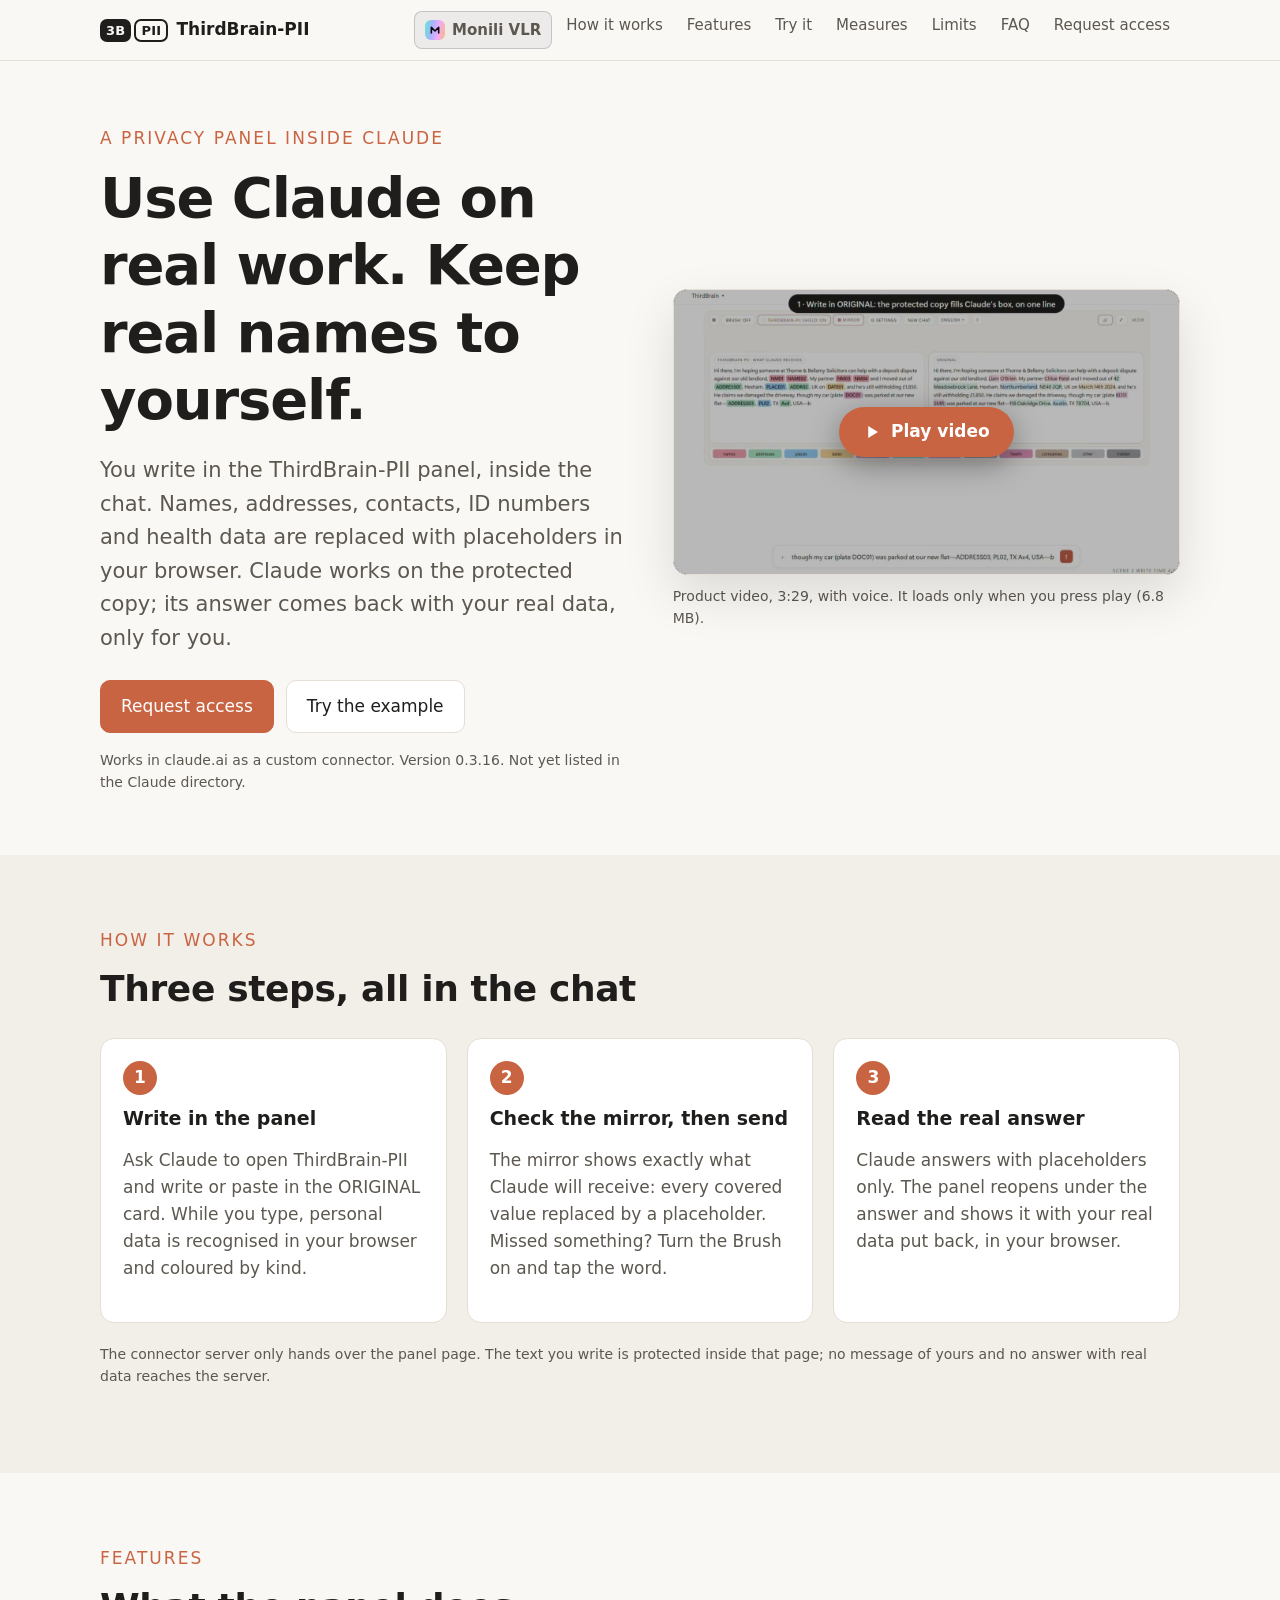
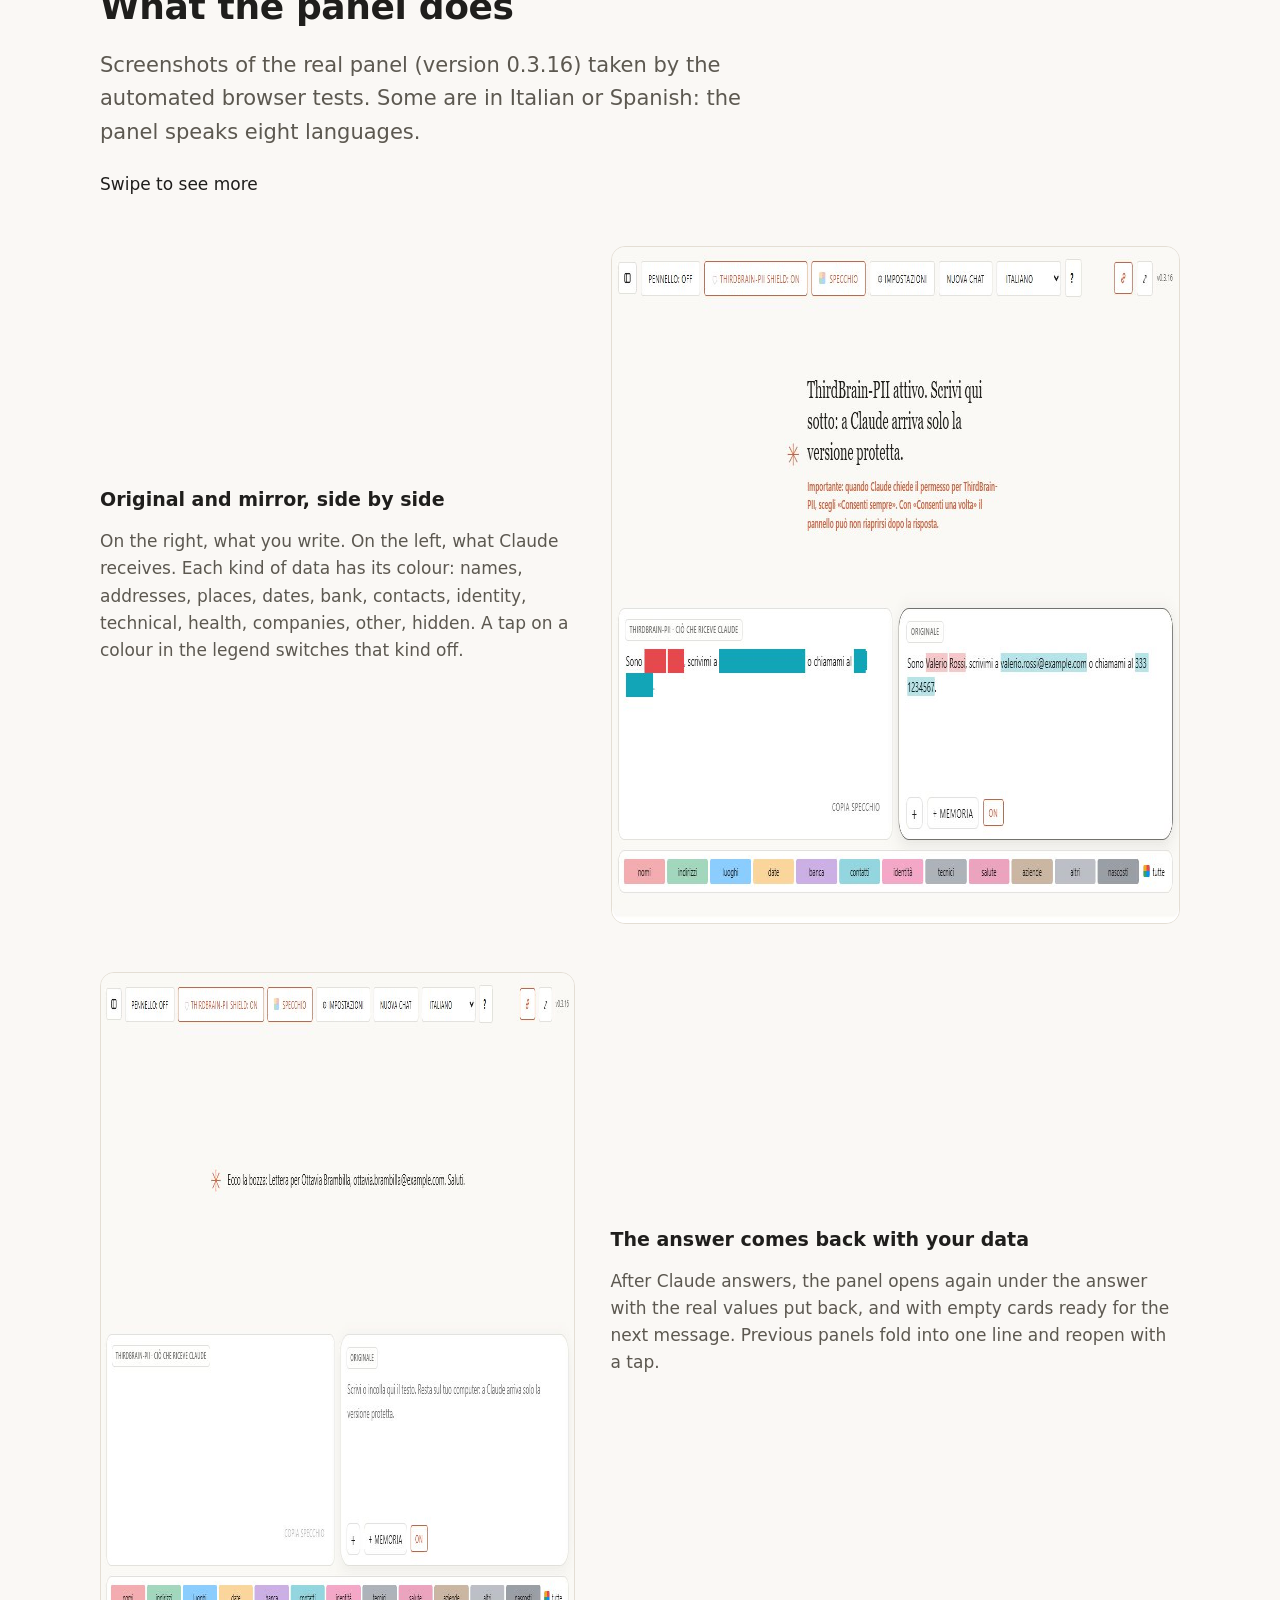
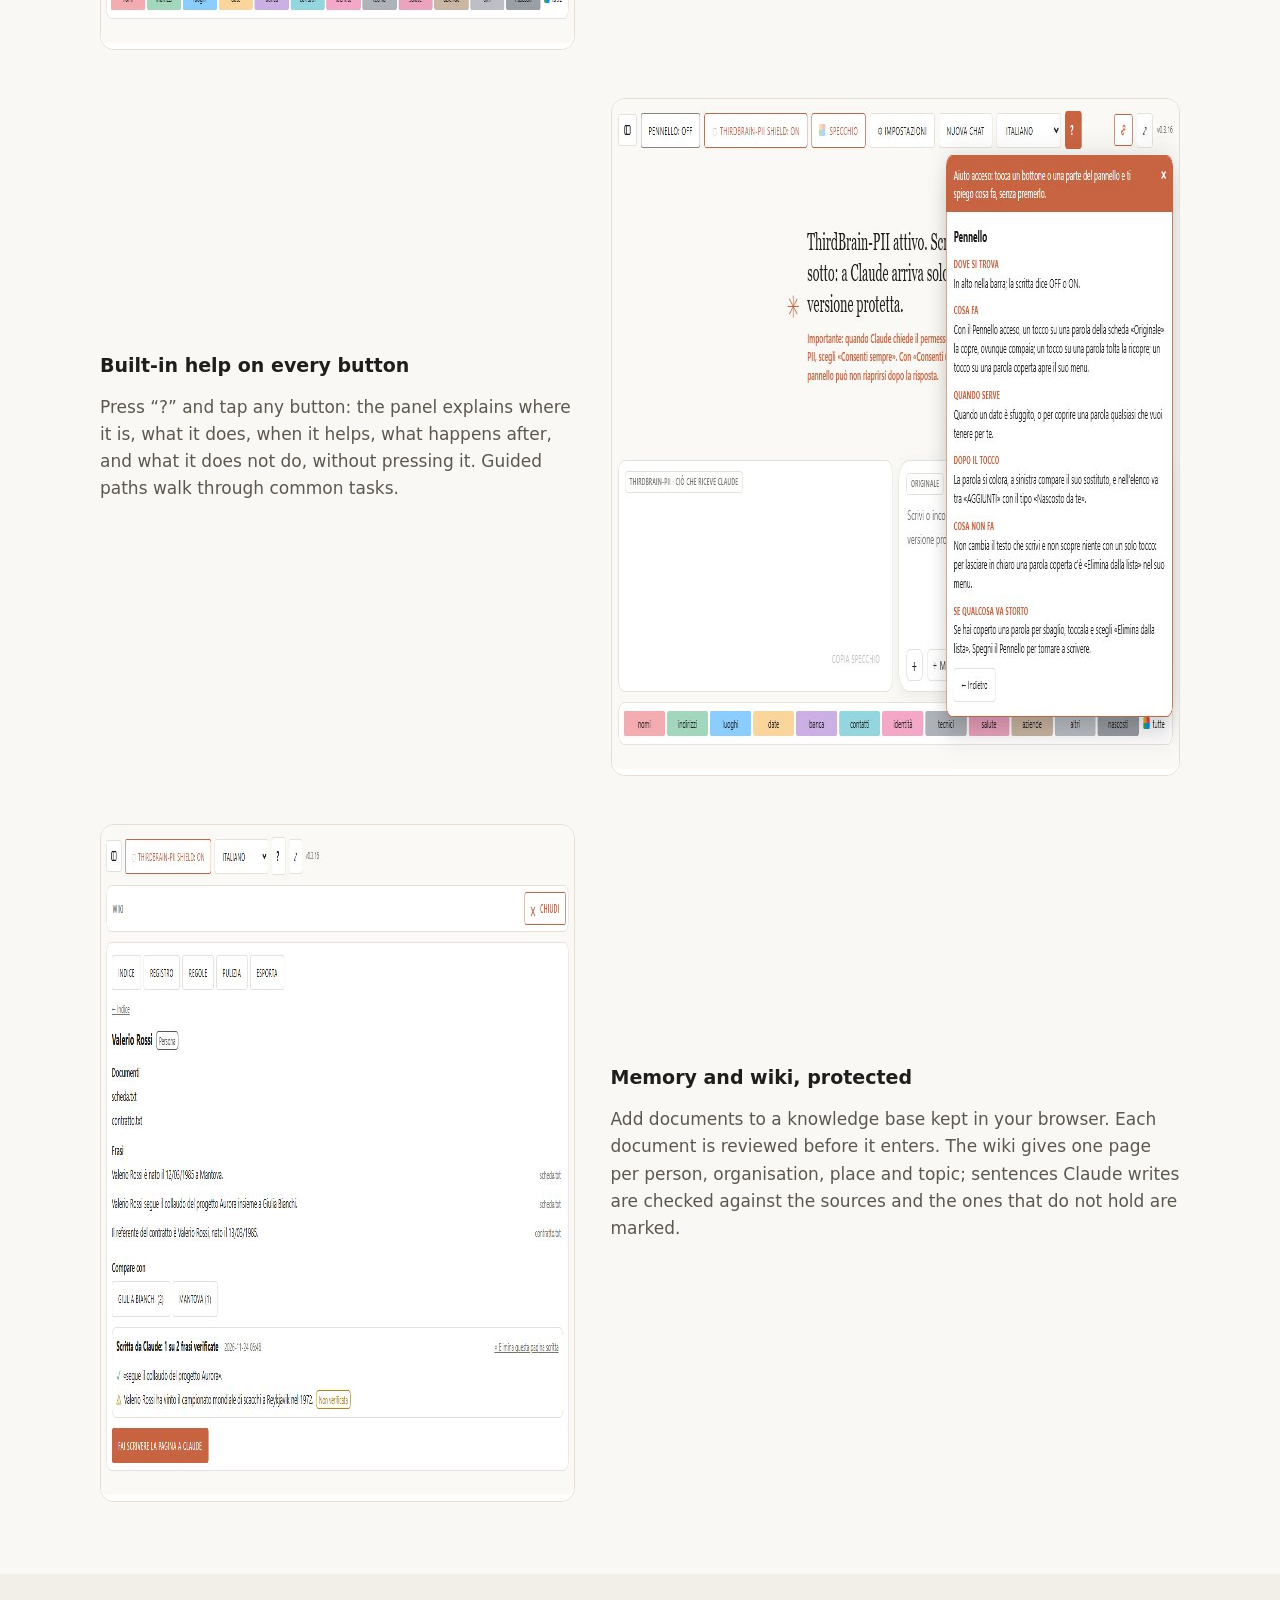
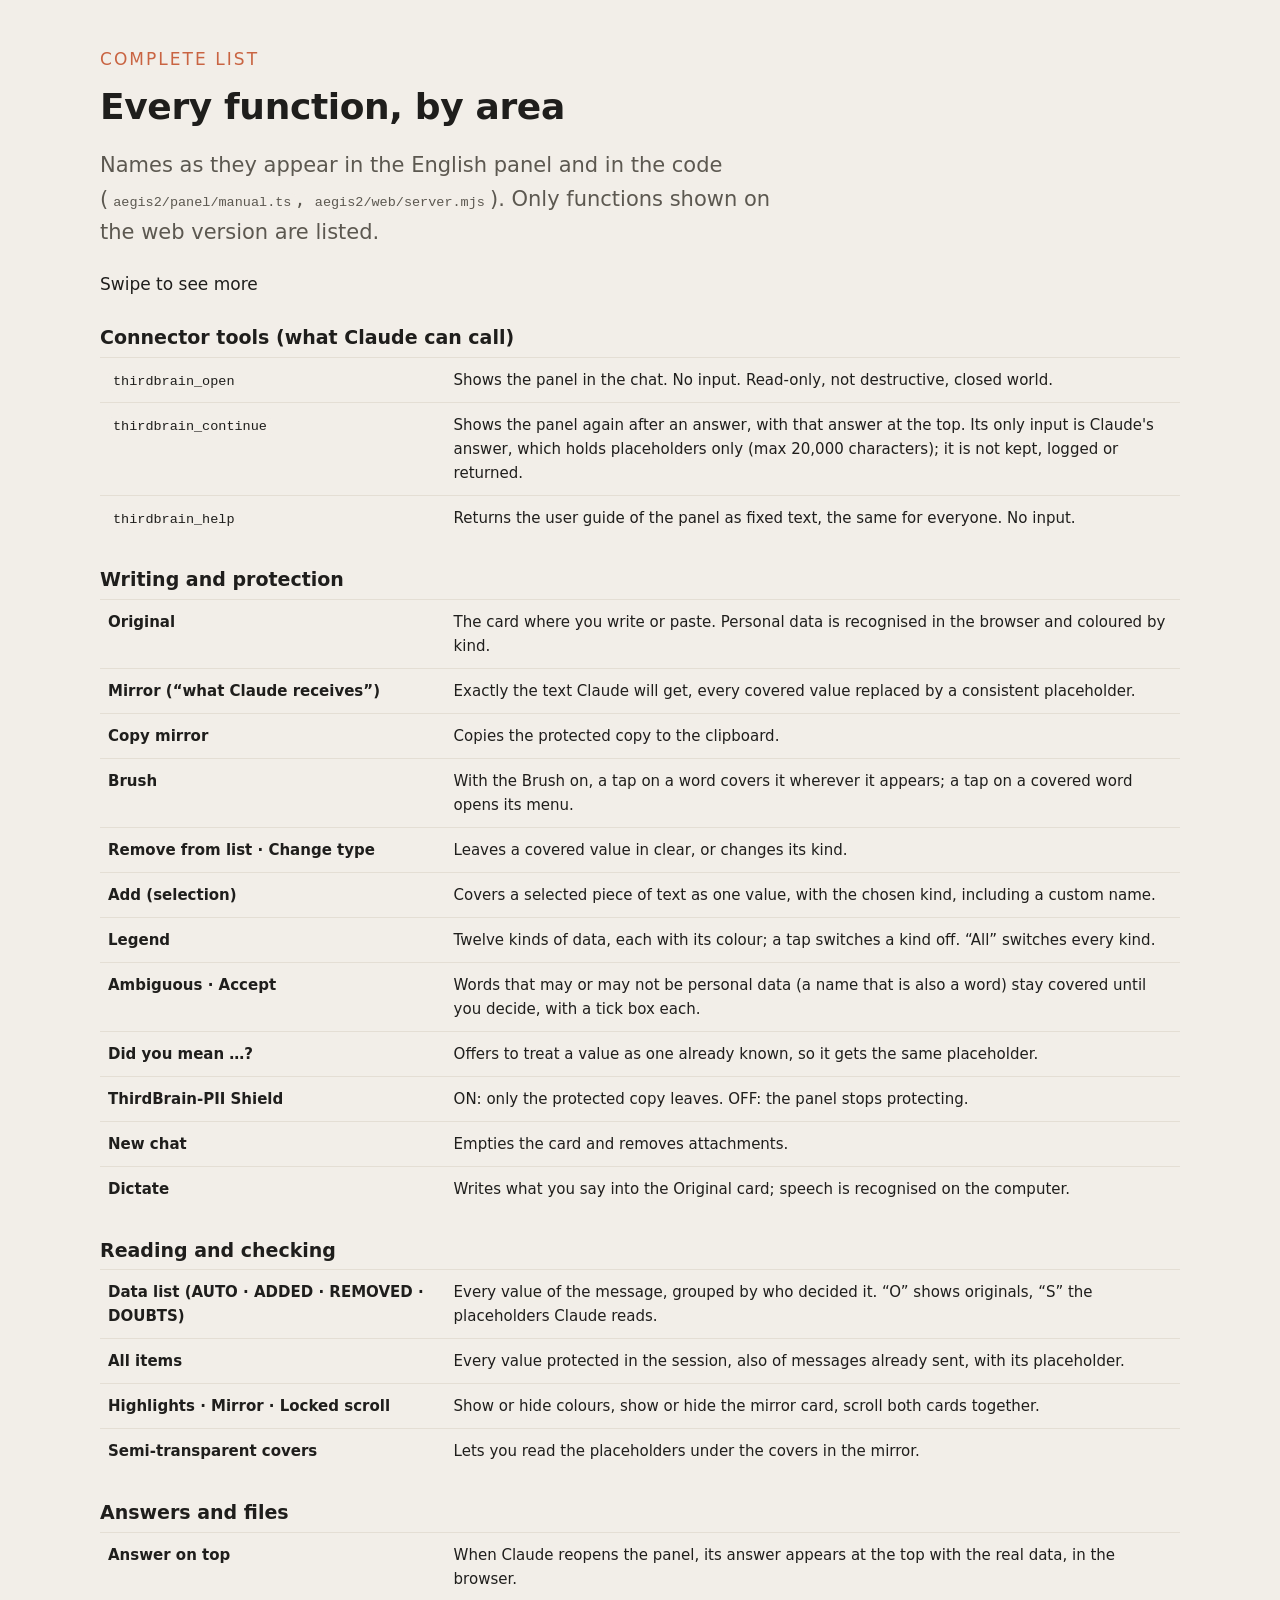
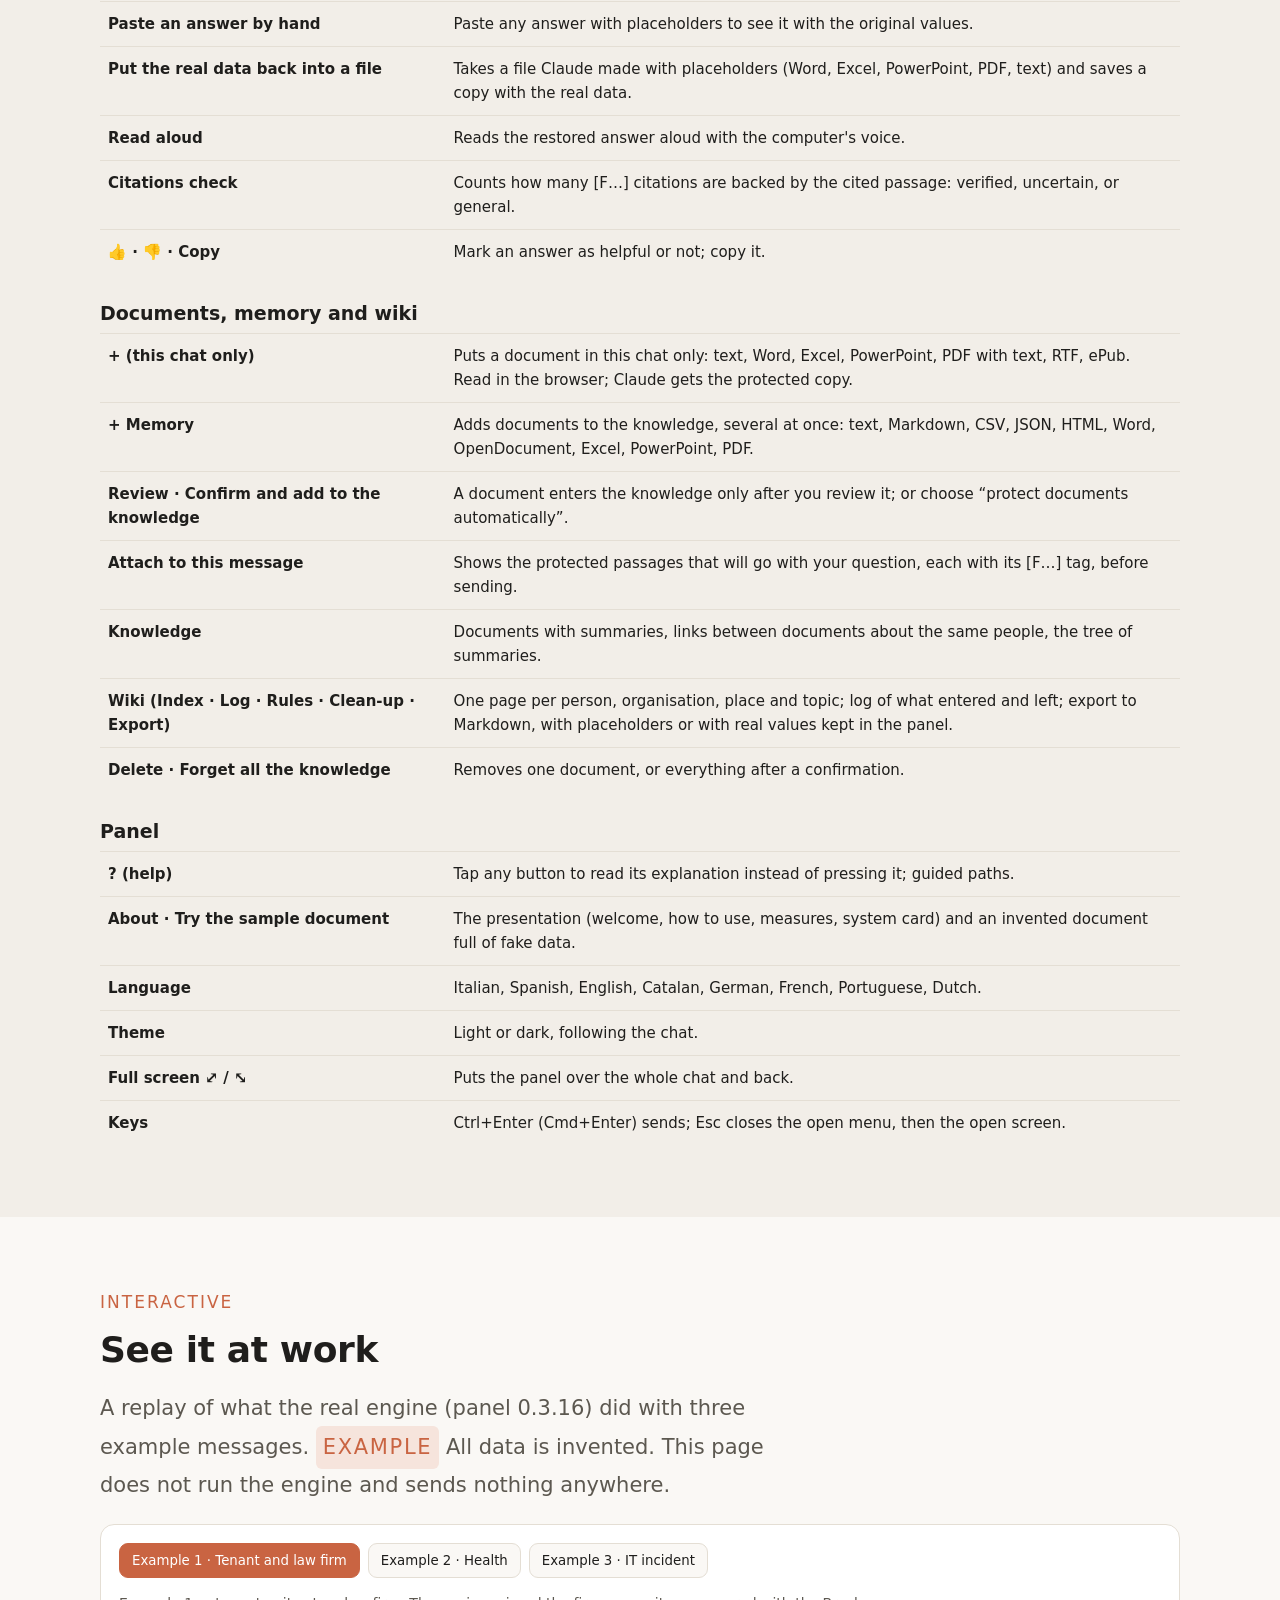
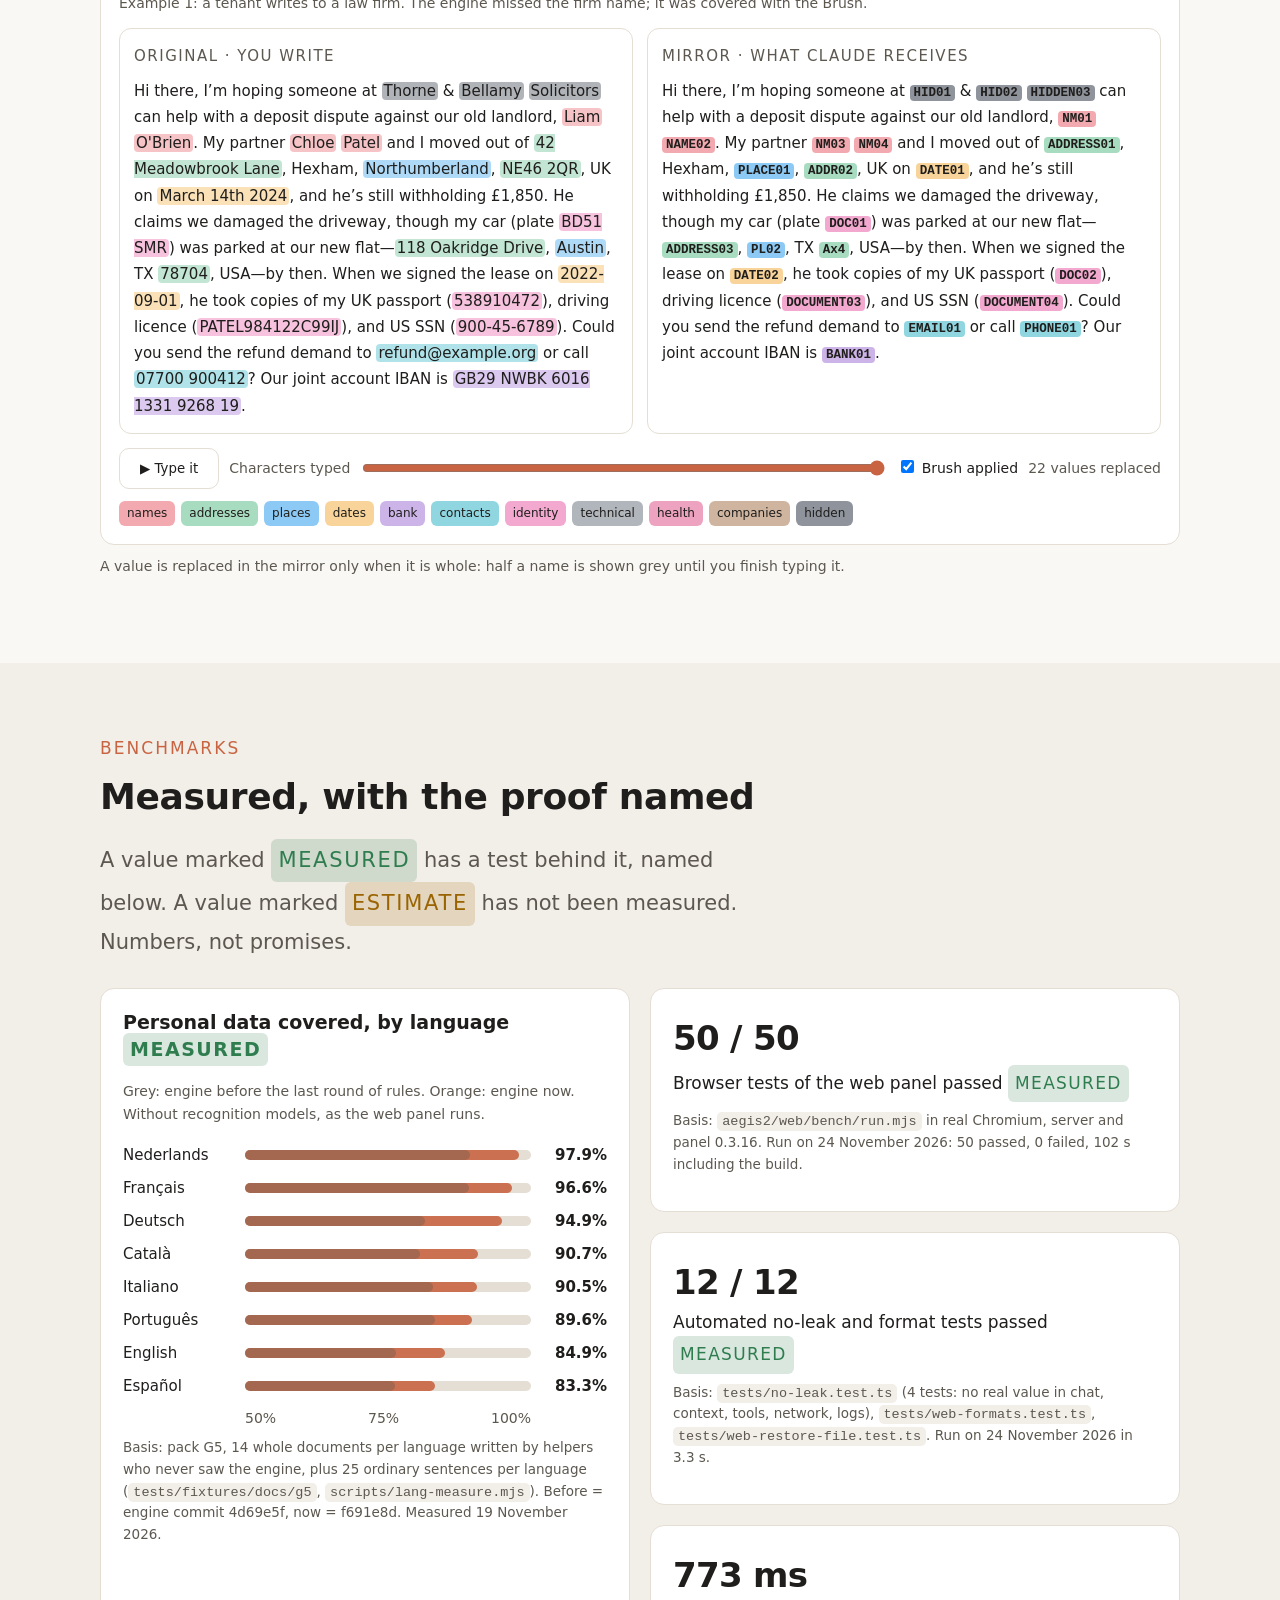
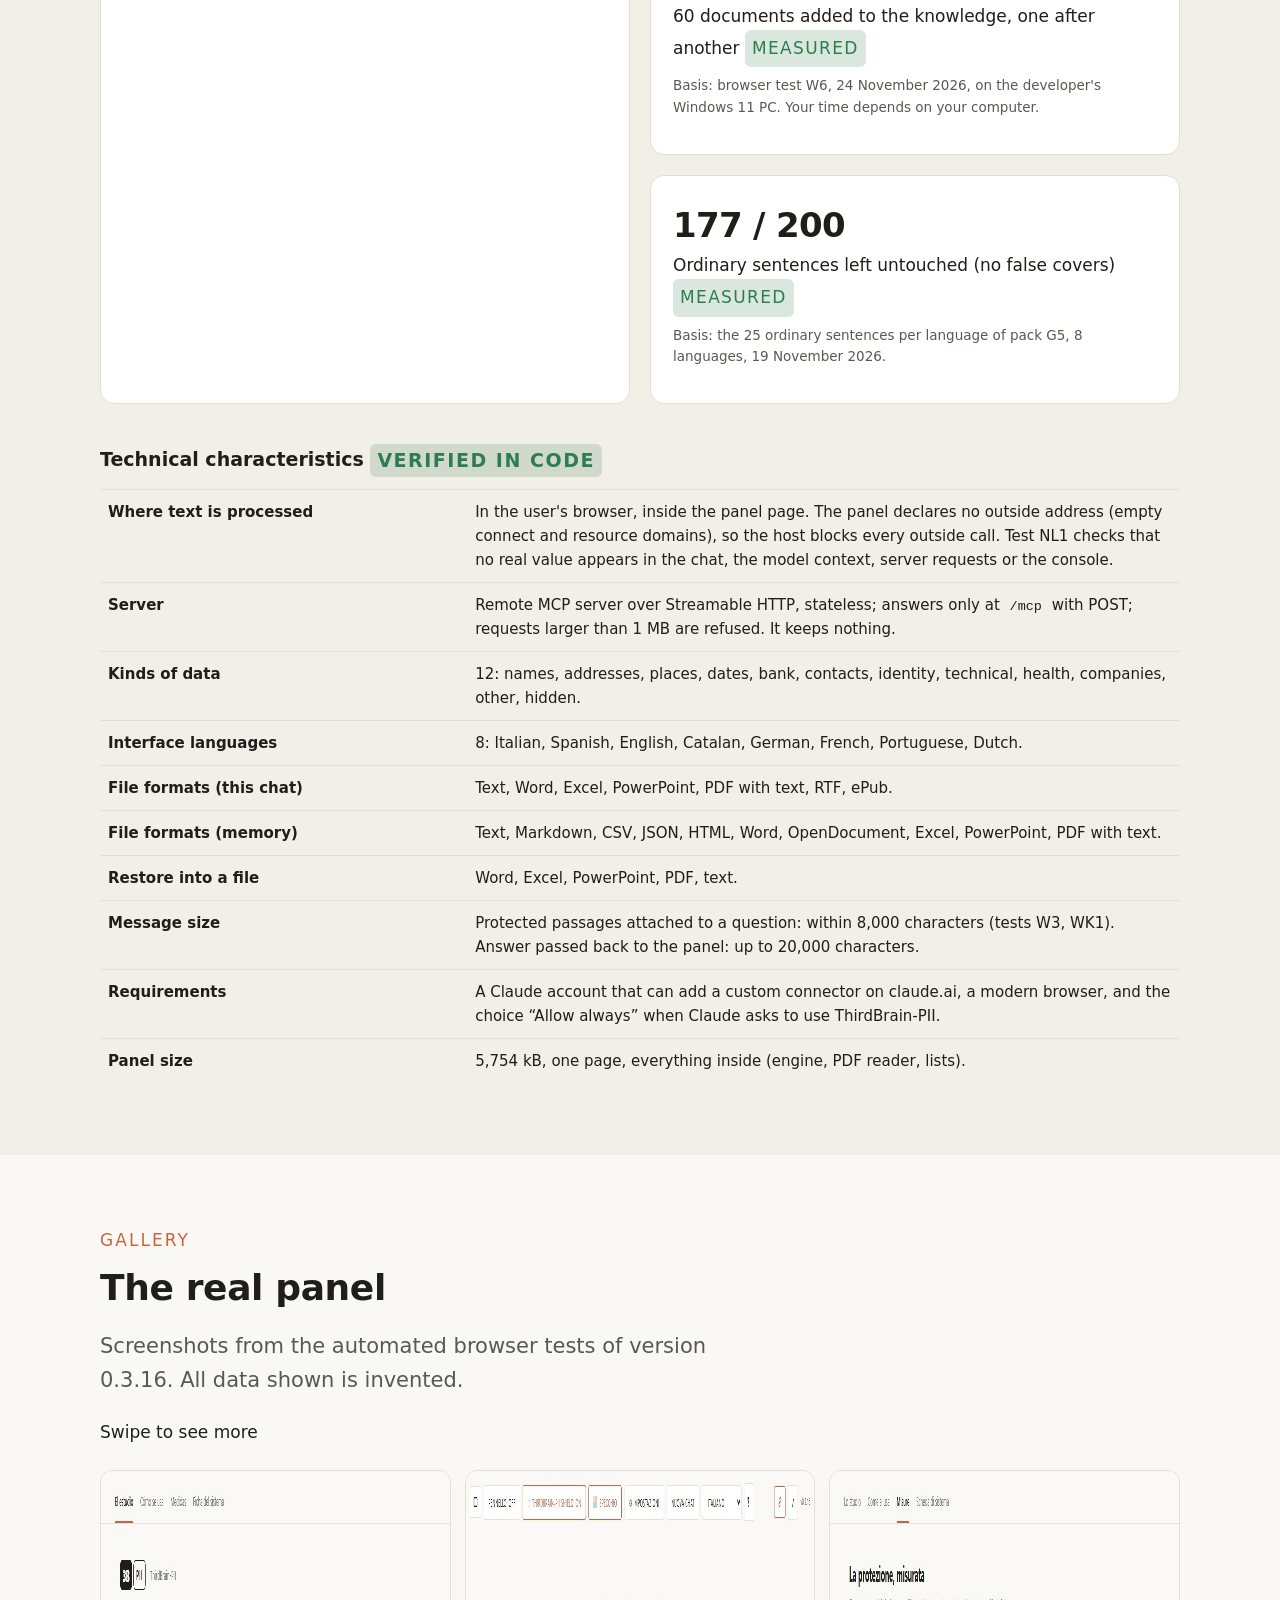
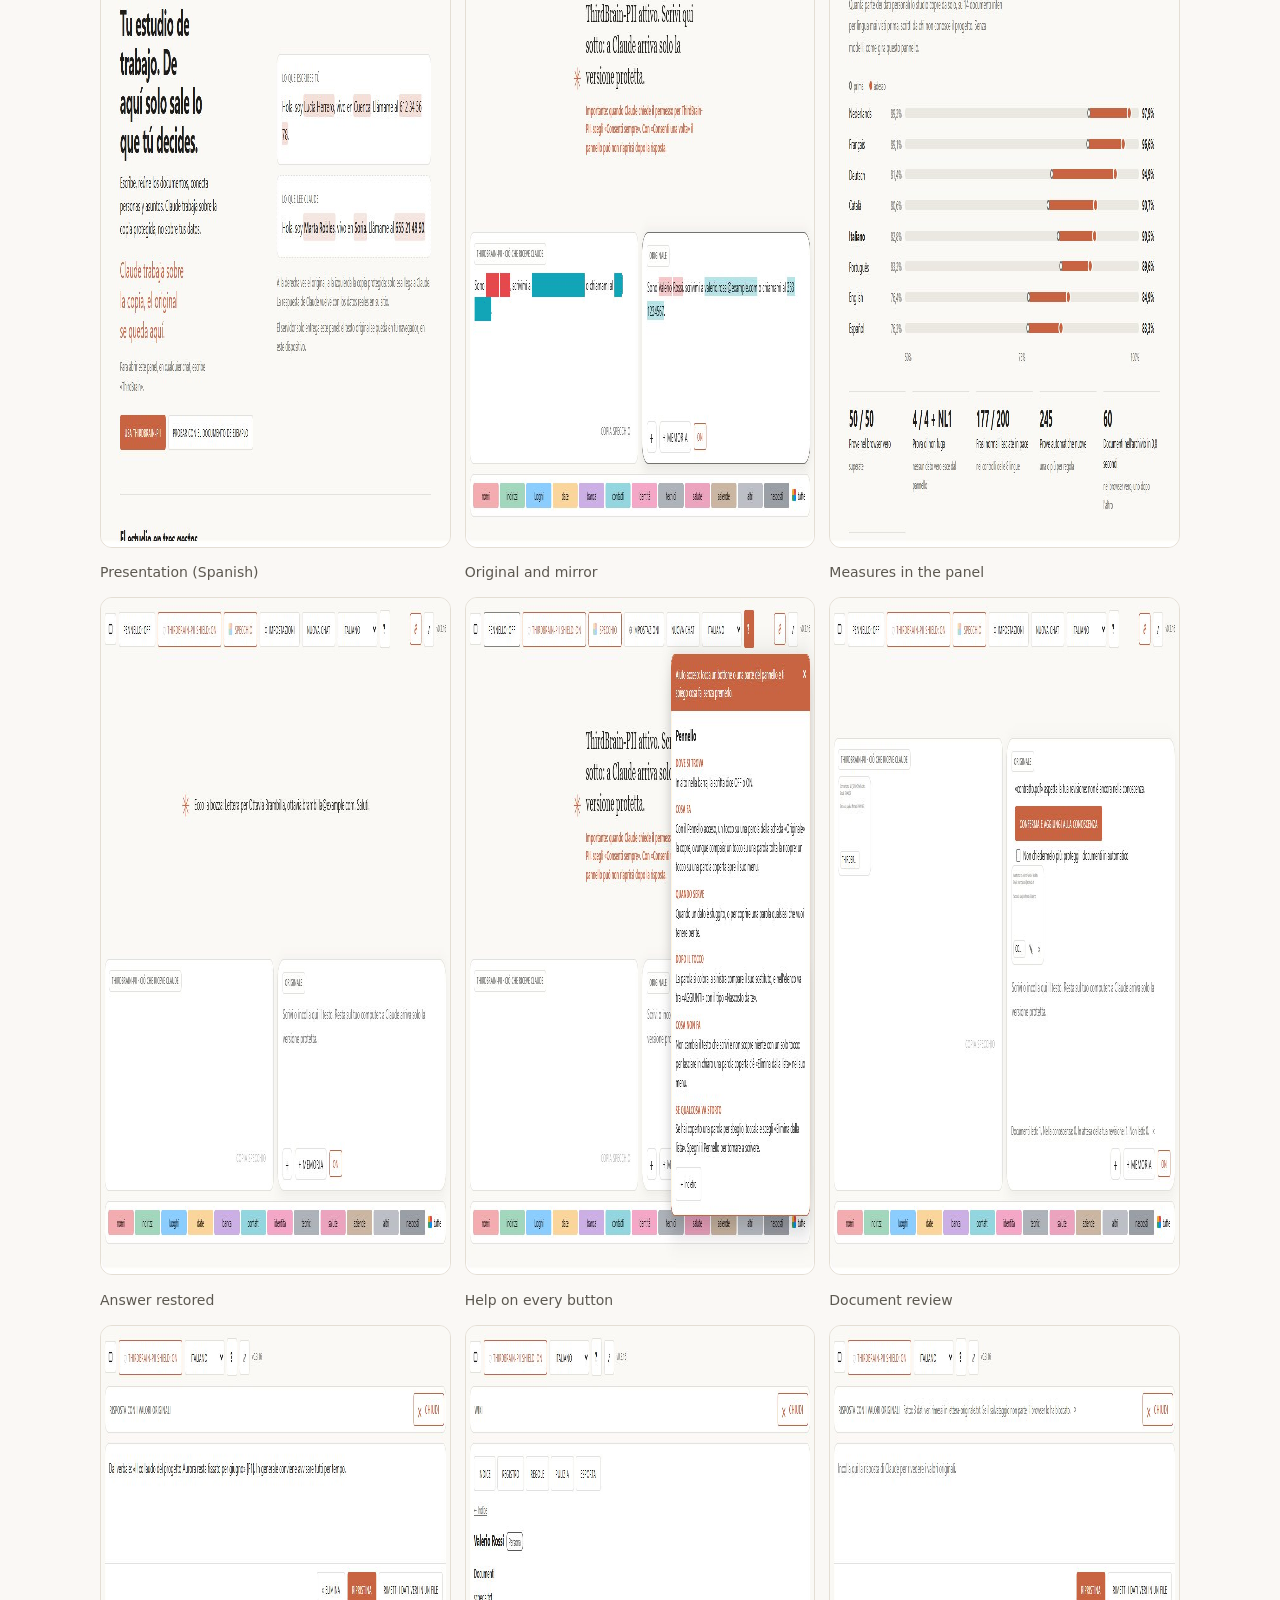
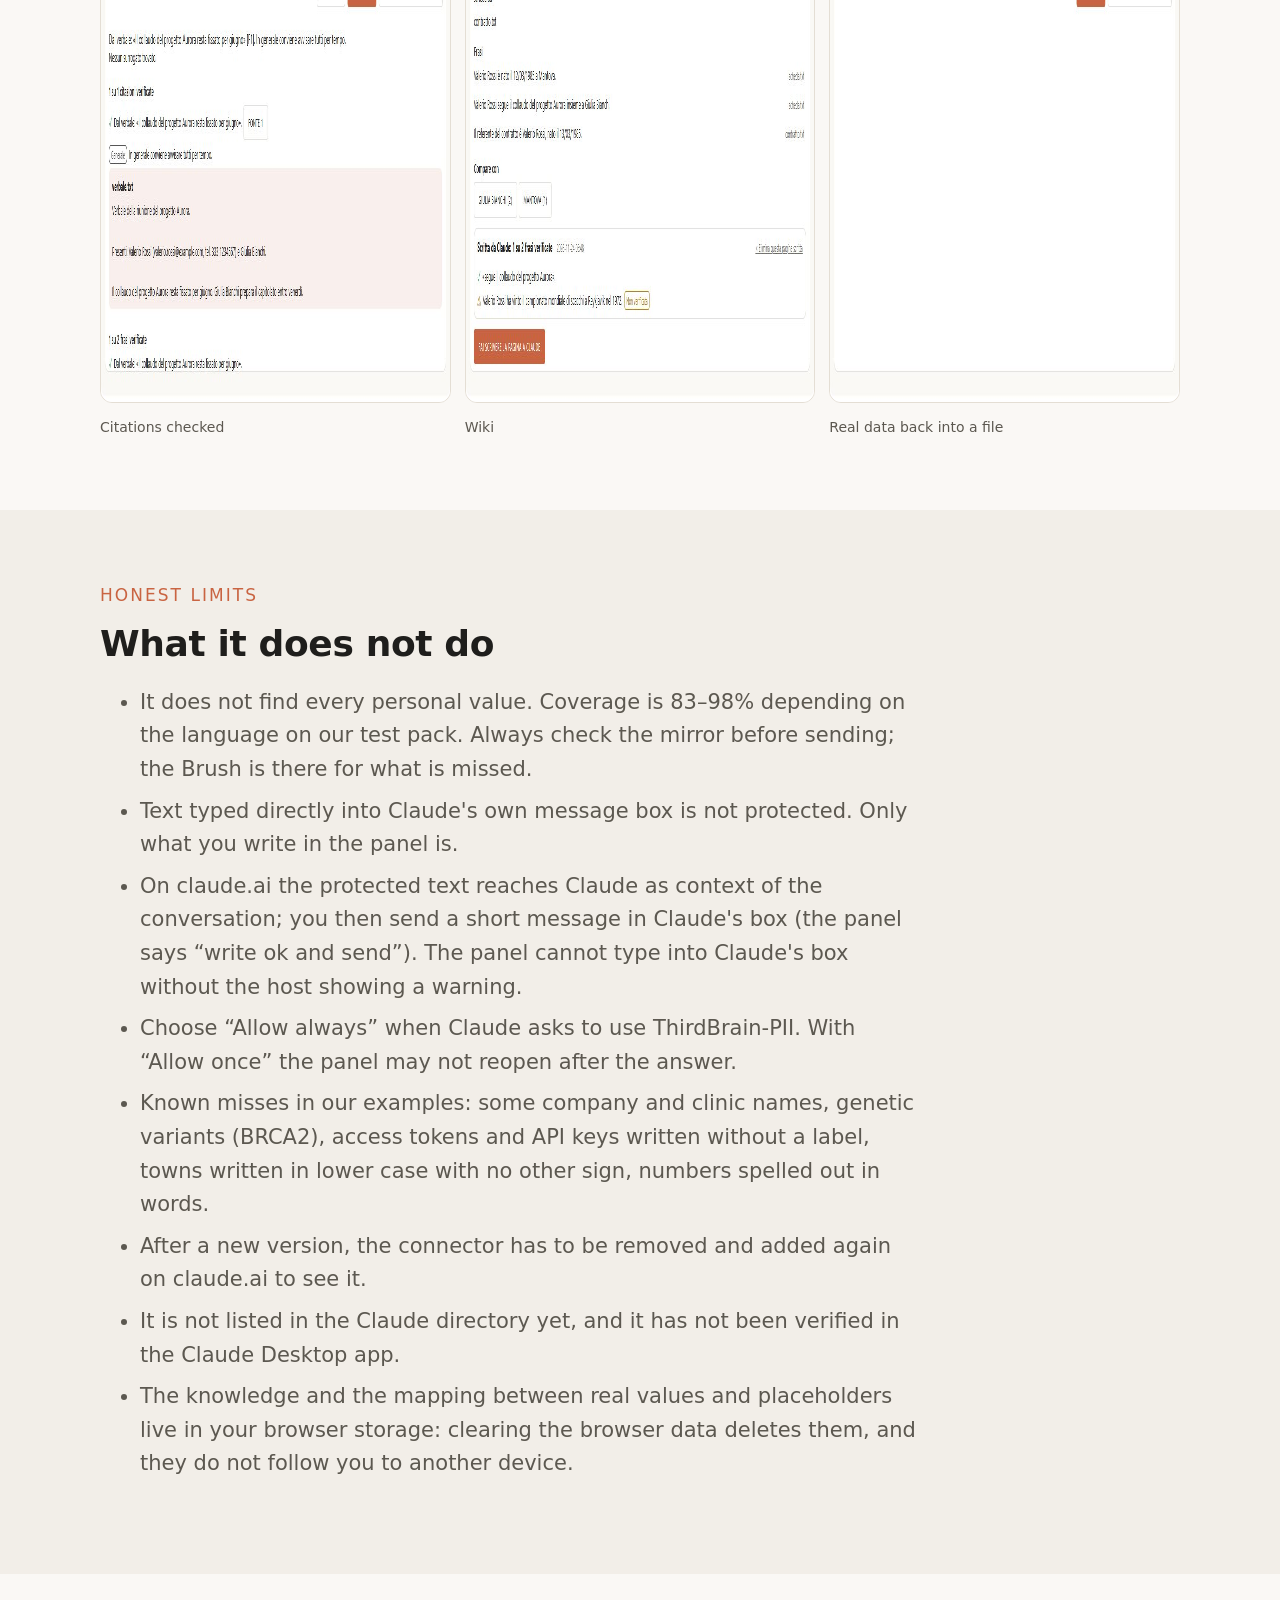
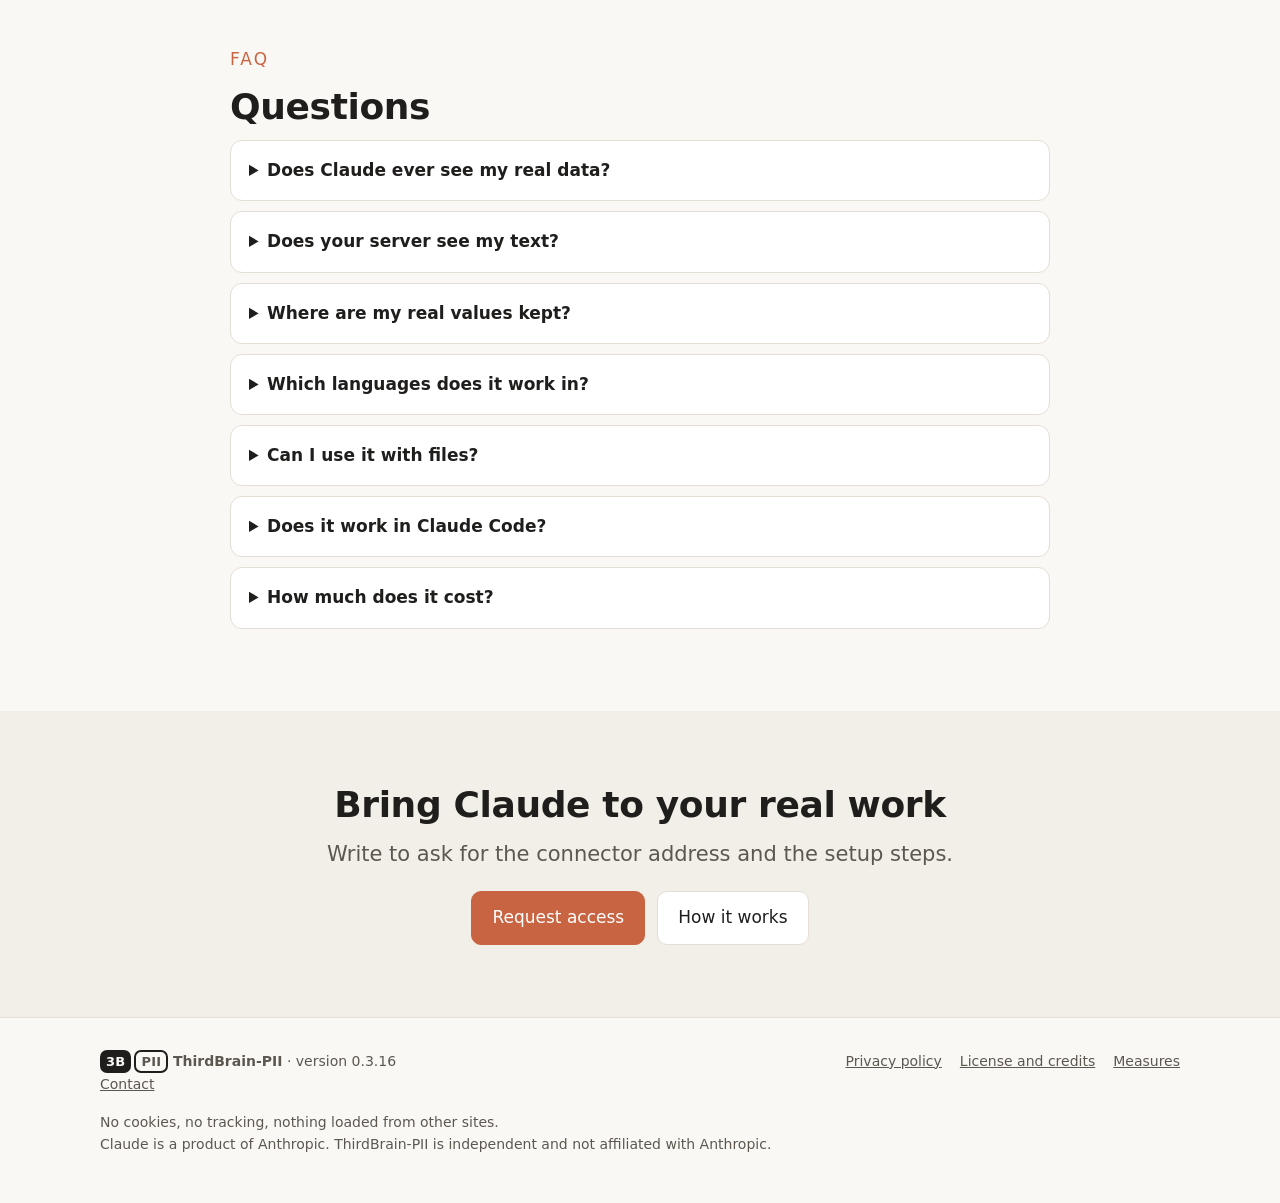
<file: index.html>
<!doctype html>
<html lang="en">
<head>
<meta charset="utf-8">
<meta name="viewport" content="width=device-width, initial-scale=1">
<title>ThirdBrain-PII: use Claude on real work, keep real names to yourself</title>
<meta name="description" content="ThirdBrain-PII is a panel inside Claude chat. You write in the panel; names, addresses, contacts, IDs and health data are replaced with placeholders in your browser, and Claude's answer comes back with your real data, only for you.">
<link rel="canonical" href="https://monili-vlr.github.io/thirdbrain-pii/">
<link rel="icon" href="favicon.svg" type="image/svg+xml">
<meta name="theme-color" content="#c96442">
<meta property="og:type" content="website">
<meta property="og:title" content="ThirdBrain-PII: use Claude on real work, keep real names to yourself">
<meta property="og:description" content="Personal data is replaced in your browser before anything reaches Claude. The answer comes back with your real data, only for you.">
<meta property="og:url" content="https://monili-vlr.github.io/thirdbrain-pii/">
<meta property="og:image" content="https://monili-vlr.github.io/thirdbrain-pii/og.jpg">
<meta property="og:image:width" content="1200">
<meta property="og:image:height" content="630">
<meta name="twitter:card" content="summary_large_image">
<link rel="stylesheet" href="assets/site.css">
<style id="mai-home-css">.mai-home{display:inline-flex;align-items:center;gap:7px;padding:5px 12px 5px 6px;border-radius:999px;border:1px solid rgba(128,128,140,.38);background:rgba(128,128,140,.10);color:inherit;font:600 13.5px/1.2 system-ui,-apple-system,"Segoe UI",sans-serif;text-decoration:none;white-space:nowrap;transition:border-color .2s}
.mai-home:hover{border-color:#A5B4FC;text-decoration:none}
.mai-home i{width:20px;height:20px;border-radius:6px;display:grid;place-items:center;background:linear-gradient(100deg,#5EEAD4,#A5B4FC 34%,#F0ABFC 66%,#FDBA74);flex:none}
.mai-home i svg{width:12px;height:12px}</style>
<link rel="stylesheet" href="https://monili-vlr.github.io/mobile.css">
<script type="application/ld+json">{"@context": "https://schema.org", "@graph": [{"@type": "Organization", "@id": "https://monili-vlr.github.io/#org", "name": "Monili VLR", "url": "https://monili-vlr.github.io/", "logo": "https://monili-vlr.github.io/favicon.svg", "founder": {"@type": "Person", "name": "Valerio Scorretti"}, "contactPoint": {"@type": "ContactPoint", "contactType": "customer support", "url": "https://monili-vlr.github.io/#contact"}}, {"@type": "SoftwareApplication", "name": "ThirdBrain-PII", "applicationCategory": "SecurityApplication", "operatingSystem": "Web browser (inside claude.ai)", "softwareVersion": "0.3.16", "description": "A panel inside Claude chat that replaces personal data with placeholders in the user's browser before it reaches Claude, and puts the real data back into Claude's answer for the user only.", "url": "https://monili-vlr.github.io/thirdbrain-pii/", "image": "https://monili-vlr.github.io/thirdbrain-pii/og.jpg", "license": "https://monili-vlr.github.io/thirdbrain-pii/license.html", "publisher": {"@id": "https://monili-vlr.github.io/#org"}, "author": {"@id": "https://monili-vlr.github.io/#org"}, "featureList": ["thirdbrain_open: Shows the panel in the chat. No input. Read-only, not destructive, closed world.", "thirdbrain_continue: Shows the panel again after an answer, with that answer at the top. Its only input is Claude's answer, which holds placeholders only (max 20,000 characters); it is not kept, logged or returned.", "thirdbrain_help: Returns the user guide of the panel as fixed text, the same for everyone. No input."]}]}</script>
<link rel="alternate" type="text/markdown" title="llms.txt" href="https://monili-vlr.github.io/thirdbrain-pii/llms.txt">
</head>
<body>
<a class="skip" href="#main">Skip to content</a>
<header class="top">
  <div class="wrap">
    <a class="brand" href="./" aria-label="ThirdBrain-PII home"><span class="logo" aria-hidden="true"><span class="b3">3B</span><span class="pii">PII</span></span> ThirdBrain-PII</a>
    <button class="menu-btn" aria-expanded="false" aria-controls="nav">Menu</button>
    <nav class="main" id="nav" aria-label="Main">
      <ul>
        <li><a class="mai-home" href="https://monili-vlr.github.io/" title="All Monili VLR products"><i aria-hidden="true"><svg viewBox="0 0 18 18"><path d="M3.5 13.5V5l5.5 5.5L14.5 5v8.5" fill="none" stroke="#0B0C11" stroke-width="2.4" stroke-linecap="round" stroke-linejoin="round"/></svg></i>Monili VLR</a></li>
        <li><a href="#how">How it works</a></li>
        <li><a href="#features">Features</a></li>
        <li><a href="#try">Try it</a></li>
        <li><a href="#measures">Measures</a></li>
        <li><a href="#limits">Limits</a></li>
        <li><a href="#faq">FAQ</a></li>
        <li><a href="#access">Request access</a></li>
      </ul>
    </nav>
  </div>
</header>

<main id="main">
<section class="hero">
  <div class="wrap hero-grid">
    <div>
      <div class="kicker">A privacy panel inside Claude</div>
      <h1>Use Claude on real work. Keep real names to yourself.</h1>
      <p class="lead">You write in the ThirdBrain-PII panel, inside the chat. Names, addresses, contacts, ID numbers and health data are replaced with placeholders in your browser. Claude works on the protected copy; its answer comes back with your real data, only for you.</p>
      <div class="row">
        <a class="btn primary" href="https://monili-vlr.github.io/#contact" data-mai-contact="ThirdBrain-PII access request">Request access</a>
        <a class="btn" href="#try">Try the example</a>
      </div>
      <p class="hero-note">Works in claude.ai as a custom connector. Version 0.3.16. Not yet listed in the Claude directory.</p>
    </div>
    <div>
      <div class="video" data-src="assets/video/thirdbrain-pii.mp4" data-poster="assets/img/poster.jpg" data-label="ThirdBrain-PII product video, 3 minutes 29 seconds">
        <img src="assets/img/poster.jpg" alt="The ThirdBrain-PII panel inside Claude: original text on the right, protected copy with placeholders on the left" width="1280" height="720">
        <button aria-label="Play the product video with sound"><span class="play"><svg viewBox="0 0 24 24" fill="currentColor" aria-hidden="true"><path d="M7 4v16l13-8z"/></svg>Play video</span></button>
      </div>
      <p class="video-cap">Product video, 3:29, with voice. It loads only when you press play (6.8 MB).</p>
    </div>
  </div>
</section>

<section id="how" class="alt">
  <div class="wrap">
    <div class="kicker">How it works</div>
    <h2>Three steps, all in the chat</h2>
    <div class="grid g3" style="margin-top:28px">
      <div class="card"><div class="step-n">1</div><h3>Write in the panel</h3><p class="muted">Ask Claude to open ThirdBrain-PII and write or paste in the ORIGINAL card. While you type, personal data is recognised in your browser and coloured by kind.</p></div>
      <div class="card"><div class="step-n">2</div><h3>Check the mirror, then send</h3><p class="muted">The mirror shows exactly what Claude will receive: every covered value replaced by a placeholder. Missed something? Turn the Brush on and tap the word.</p></div>
      <div class="card"><div class="step-n">3</div><h3>Read the real answer</h3><p class="muted">Claude answers with placeholders only. The panel reopens under the answer and shows it with your real data put back, in your browser.</p></div>
    </div>
    <p class="muted small" style="margin-top:20px">The connector server only hands over the panel page. The text you write is protected inside that page; no message of yours and no answer with real data reaches the server.</p>
  </div>
</section>

<section id="features">
  <div class="wrap">
    <div class="kicker">Features</div>
    <h2>What the panel does</h2>
    <p class="lead">Screenshots of the real panel (version 0.3.16) taken by the automated browser tests. Some are in Italian or Spanish: the panel speaks eight languages.</p>

    <p class="mai-swipe-hint">Swipe to see more</p><div class="mai-swipe mai-wrap"><div class="feature">
      <div><h3>Original and mirror, side by side</h3><p class="muted">On the right, what you write. On the left, what Claude receives. Each kind of data has its colour: names, addresses, places, dates, bank, contacts, identity, technical, health, companies, other, hidden. A tap on a colour in the legend switches that kind off.</p></div>
      <button class="feature-img" data-lb="assets/img/shot-protected.jpg" data-cap="Original (right) and protected copy (left). Panel in Italian, example data." data-alt="Panel with original text and protected copy"><img src="assets/img/shot-protected.jpg" alt="Panel with the original text on the right and the protected copy on the left" loading="lazy" width="1100" height="676"></button>
    </div>
    <div class="feature">
      <div><h3>The answer comes back with your data</h3><p class="muted">After Claude answers, the panel opens again under the answer with the real values put back, and with empty cards ready for the next message. Previous panels fold into one line and reopen with a tap.</p></div>
      <button class="feature-img" data-lb="assets/img/shot-answer-restored.jpg" data-cap="Claude's answer at the top of the panel, real data restored in the browser. Example data." data-alt="Restored answer"><img src="assets/img/shot-answer-restored.jpg" alt="Claude's answer shown at the top of the panel with the real data restored" loading="lazy" width="1100" height="676"></button>
    </div>
    <div class="feature">
      <div><h3>Built-in help on every button</h3><p class="muted">Press “?” and tap any button: the panel explains where it is, what it does, when it helps, what happens after, and what it does not do, without pressing it. Guided paths walk through common tasks.</p></div>
      <button class="feature-img" data-lb="assets/img/shot-help-brush.jpg" data-cap="Help mode: the explanation of the Brush. Panel in Italian." data-alt="Help card"><img src="assets/img/shot-help-brush.jpg" alt="Help card explaining the Brush button" loading="lazy" width="1100" height="676"></button>
    </div>
    <div class="feature">
      <div><h3>Memory and wiki, protected</h3><p class="muted">Add documents to a knowledge base kept in your browser. Each document is reviewed before it enters. The wiki gives one page per person, organisation, place and topic; sentences Claude writes are checked against the sources and the ones that do not hold are marked.</p></div>
      <button class="feature-img" data-lb="assets/img/shot-wiki-page.jpg" data-cap="A wiki page: documents, sentences, links, and a page written by Claude with 1 of 2 sentences verified. Example data." data-alt="Wiki page"><img src="assets/img/shot-wiki-page.jpg" alt="Wiki page for a person, with a Claude-written sentence marked as not verified" loading="lazy" width="1100" height="676"></button>
    </div></div>
  </div>
</section>

<section id="functions" class="alt">
  <div class="wrap">
    <div class="kicker">Complete list</div>
    <h2>Every function, by area</h2>
    <p class="lead">Names as they appear in the English panel and in the code (<code>aegis2/panel/manual.ts</code>, <code>aegis2/web/server.mjs</code>). Only functions shown on the web version are listed.</p>

    <p class="mai-swipe-hint">Swipe to see more</p><div class="mai-swipe mai-wrap"><div class="fn-group"><h3>Connector tools (what Claude can call)</h3><div class="table-scroll"><table class="fn">
      <tr><td><code>thirdbrain_open</code></td><td>Shows the panel in the chat. No input. Read-only, not destructive, closed world.</td></tr>
      <tr><td><code>thirdbrain_continue</code></td><td>Shows the panel again after an answer, with that answer at the top. Its only input is Claude's answer, which holds placeholders only (max 20,000 characters); it is not kept, logged or returned.</td></tr>
      <tr><td><code>thirdbrain_help</code></td><td>Returns the user guide of the panel as fixed text, the same for everyone. No input.</td></tr>
    </table></div></div>

    <div class="fn-group"><h3>Writing and protection</h3><div class="table-scroll"><table class="fn">
      <tr><td>Original</td><td>The card where you write or paste. Personal data is recognised in the browser and coloured by kind.</td></tr>
      <tr><td>Mirror (“what Claude receives”)</td><td>Exactly the text Claude will get, every covered value replaced by a consistent placeholder.</td></tr>
      <tr><td>Copy mirror</td><td>Copies the protected copy to the clipboard.</td></tr>
      <tr><td>Brush</td><td>With the Brush on, a tap on a word covers it wherever it appears; a tap on a covered word opens its menu.</td></tr>
      <tr><td>Remove from list · Change type</td><td>Leaves a covered value in clear, or changes its kind.</td></tr>
      <tr><td>Add (selection)</td><td>Covers a selected piece of text as one value, with the chosen kind, including a custom name.</td></tr>
      <tr><td>Legend</td><td>Twelve kinds of data, each with its colour; a tap switches a kind off. “All” switches every kind.</td></tr>
      <tr><td>Ambiguous · Accept</td><td>Words that may or may not be personal data (a name that is also a word) stay covered until you decide, with a tick box each.</td></tr>
      <tr><td>Did you mean …?</td><td>Offers to treat a value as one already known, so it gets the same placeholder.</td></tr>
      <tr><td>ThirdBrain-PII Shield</td><td>ON: only the protected copy leaves. OFF: the panel stops protecting.</td></tr>
      <tr><td>New chat</td><td>Empties the card and removes attachments.</td></tr>
      <tr><td>Dictate</td><td>Writes what you say into the Original card; speech is recognised on the computer.</td></tr>
    </table></div></div>

    <div class="fn-group"><h3>Reading and checking</h3><div class="table-scroll"><table class="fn">
      <tr><td>Data list (AUTO · ADDED · REMOVED · DOUBTS)</td><td>Every value of the message, grouped by who decided it. “O” shows originals, “S” the placeholders Claude reads.</td></tr>
      <tr><td>All items</td><td>Every value protected in the session, also of messages already sent, with its placeholder.</td></tr>
      <tr><td>Highlights · Mirror · Locked scroll</td><td>Show or hide colours, show or hide the mirror card, scroll both cards together.</td></tr>
      <tr><td>Semi-transparent covers</td><td>Lets you read the placeholders under the covers in the mirror.</td></tr>
    </table></div></div>

    <div class="fn-group"><h3>Answers and files</h3><div class="table-scroll"><table class="fn">
      <tr><td>Answer on top</td><td>When Claude reopens the panel, its answer appears at the top with the real data, in the browser.</td></tr>
      <tr><td>Paste an answer by hand</td><td>Paste any answer with placeholders to see it with the original values.</td></tr>
      <tr><td>Put the real data back into a file</td><td>Takes a file Claude made with placeholders (Word, Excel, PowerPoint, PDF, text) and saves a copy with the real data.</td></tr>
      <tr><td>Read aloud</td><td>Reads the restored answer aloud with the computer's voice.</td></tr>
      <tr><td>Citations check</td><td>Counts how many [F…] citations are backed by the cited passage: verified, uncertain, or general.</td></tr>
      <tr><td>👍 · 👎 · Copy</td><td>Mark an answer as helpful or not; copy it.</td></tr>
    </table></div></div>

    <div class="fn-group"><h3>Documents, memory and wiki</h3><div class="table-scroll"><table class="fn">
      <tr><td>+ (this chat only)</td><td>Puts a document in this chat only: text, Word, Excel, PowerPoint, PDF with text, RTF, ePub. Read in the browser; Claude gets the protected copy.</td></tr>
      <tr><td>+ Memory</td><td>Adds documents to the knowledge, several at once: text, Markdown, CSV, JSON, HTML, Word, OpenDocument, Excel, PowerPoint, PDF.</td></tr>
      <tr><td>Review · Confirm and add to the knowledge</td><td>A document enters the knowledge only after you review it; or choose “protect documents automatically”.</td></tr>
      <tr><td>Attach to this message</td><td>Shows the protected passages that will go with your question, each with its [F…] tag, before sending.</td></tr>
      <tr><td>Knowledge</td><td>Documents with summaries, links between documents about the same people, the tree of summaries.</td></tr>
      <tr><td>Wiki (Index · Log · Rules · Clean-up · Export)</td><td>One page per person, organisation, place and topic; log of what entered and left; export to Markdown, with placeholders or with real values kept in the panel.</td></tr>
      <tr><td>Delete · Forget all the knowledge</td><td>Removes one document, or everything after a confirmation.</td></tr>
    </table></div></div>

    <div class="fn-group"><h3>Panel</h3><div class="table-scroll"><table class="fn">
      <tr><td>? (help)</td><td>Tap any button to read its explanation instead of pressing it; guided paths.</td></tr>
      <tr><td>About · Try the sample document</td><td>The presentation (welcome, how to use, measures, system card) and an invented document full of fake data.</td></tr>
      <tr><td>Language</td><td>Italian, Spanish, English, Catalan, German, French, Portuguese, Dutch.</td></tr>
      <tr><td>Theme</td><td>Light or dark, following the chat.</td></tr>
      <tr><td>Full screen ⤢ / ⤡</td><td>Puts the panel over the whole chat and back.</td></tr>
      <tr><td>Keys</td><td>Ctrl+Enter (Cmd+Enter) sends; Esc closes the open menu, then the open screen.</td></tr>
    </table></div></div></div>
  </div>
</section>

<section id="try">
  <div class="wrap">
    <div class="kicker">Interactive</div>
    <h2>See it at work</h2>
    <p class="lead">A replay of what the real engine (panel 0.3.16) did with three example messages. <span class="tag example">EXAMPLE</span> All data is invented. This page does not run the engine and sends nothing anywhere.</p>
    <div class="demo" id="demo-box" style="margin-top:20px">
      <div class="demo-tabs" role="tablist" aria-label="Example messages">
        <button role="tab" aria-selected="true">Example 1 · Tenant and law firm</button>
        <button role="tab" aria-selected="false">Example 2 · Health</button>
        <button role="tab" aria-selected="false">Example 3 · IT incident</button>
      </div>
      <p class="small muted" id="d-note"></p>
      <div class="demo-cols">
        <div class="pane"><div class="pane-h">Original · you write</div><div id="d-ori"></div></div>
        <div class="pane"><div class="pane-h">Mirror · what Claude receives</div><div id="d-mir"></div></div>
      </div>
      <div class="demo-ctl">
        <button class="btn" id="d-play" type="button">▶ Type it</button>
        <label for="d-range" class="small muted">Characters typed</label>
        <input type="range" id="d-range" min="0" value="0">
        <label class="small"><input type="checkbox" id="d-brush" checked> Brush applied</label>
        <span class="small muted" id="d-count" aria-live="polite"></span>
      </div>
      <div class="legend" aria-label="Kinds of data">
        <span style="background:var(--names)">names</span><span style="background:var(--addresses)">addresses</span><span style="background:var(--places)">places</span><span style="background:var(--dates)">dates</span><span style="background:var(--bank)">bank</span><span style="background:var(--contacts)">contacts</span><span style="background:var(--identity)">identity</span><span style="background:var(--technical)">technical</span><span style="background:var(--health)">health</span><span style="background:var(--companies)">companies</span><span style="background:var(--hidden)">hidden</span>
      </div>
    </div>
    <p class="small muted" style="margin-top:10px">A value is replaced in the mirror only when it is whole: half a name is shown grey until you finish typing it.</p>
  </div>
</section>

<section id="measures" class="alt">
  <div class="wrap">
    <div class="kicker">Benchmarks</div>
    <h2>Measured, with the proof named</h2>
    <p class="lead">A value marked <span class="tag measured">MEASURED</span> has a test behind it, named below. A value marked <span class="tag estimate">ESTIMATE</span> has not been measured. Numbers, not promises.</p>

    <div class="grid g2" style="margin-top:28px">
      <div class="card">
        <h3>Personal data covered, by language <span class="tag measured">MEASURED</span></h3>
        <p class="small muted">Grey: engine before the last round of rules. Orange: engine now. Without recognition models, as the web panel runs.</p>
        <div class="bars" id="bars"></div>
        <p class="basis">Basis: pack G5, 14 whole documents per language written by helpers who never saw the engine, plus 25 ordinary sentences per language (<code>tests/fixtures/docs/g5</code>, <code>scripts/lang-measure.mjs</code>). Before = engine commit 4d69e5f, now = f691e8d. Measured 19 November 2026.</p>
      </div>
      <div class="grid" style="gap:20px">
        <div class="card"><div class="stat">50 / 50</div><div>Browser tests of the web panel passed <span class="tag measured">MEASURED</span></div><p class="basis">Basis: <code>aegis2/web/bench/run.mjs</code> in real Chromium, server and panel 0.3.16. Run on 24 November 2026: 50 passed, 0 failed, 102 s including the build.</p></div>
        <div class="card"><div class="stat">12 / 12</div><div>Automated no-leak and format tests passed <span class="tag measured">MEASURED</span></div><p class="basis">Basis: <code>tests/no-leak.test.ts</code> (4 tests: no real value in chat, context, tools, network, logs), <code>tests/web-formats.test.ts</code>, <code>tests/web-restore-file.test.ts</code>. Run on 24 November 2026 in 3.3 s.</p></div>
        <div class="card"><div class="stat">773 ms</div><div>60 documents added to the knowledge, one after another <span class="tag measured">MEASURED</span></div><p class="basis">Basis: browser test W6, 24 November 2026, on the developer's Windows 11 PC. Your time depends on your computer.</p></div>
        <div class="card"><div class="stat">177 / 200</div><div>Ordinary sentences left untouched (no false covers) <span class="tag measured">MEASURED</span></div><p class="basis">Basis: the 25 ordinary sentences per language of pack G5, 8 languages, 19 November 2026.</p></div>
      </div>
    </div>

    <h3 style="margin-top:40px">Technical characteristics <span class="tag measured">VERIFIED IN CODE</span></h3>
    <div class="table-scroll"><table class="spec">
      <tr><th>Where text is processed</th><td>In the user's browser, inside the panel page. The panel declares no outside address (empty connect and resource domains), so the host blocks every outside call. Test NL1 checks that no real value appears in the chat, the model context, server requests or the console.</td></tr>
      <tr><th>Server</th><td>Remote MCP server over Streamable HTTP, stateless; answers only at <code>/mcp</code> with POST; requests larger than 1 MB are refused. It keeps nothing.</td></tr>
      <tr><th>Kinds of data</th><td>12: names, addresses, places, dates, bank, contacts, identity, technical, health, companies, other, hidden.</td></tr>
      <tr><th>Interface languages</th><td>8: Italian, Spanish, English, Catalan, German, French, Portuguese, Dutch.</td></tr>
      <tr><th>File formats (this chat)</th><td>Text, Word, Excel, PowerPoint, PDF with text, RTF, ePub.</td></tr>
      <tr><th>File formats (memory)</th><td>Text, Markdown, CSV, JSON, HTML, Word, OpenDocument, Excel, PowerPoint, PDF with text.</td></tr>
      <tr><th>Restore into a file</th><td>Word, Excel, PowerPoint, PDF, text.</td></tr>
      <tr><th>Message size</th><td>Protected passages attached to a question: within 8,000 characters (tests W3, WK1). Answer passed back to the panel: up to 20,000 characters.</td></tr>
      <tr><th>Requirements</th><td>A Claude account that can add a custom connector on claude.ai, a modern browser, and the choice “Allow always” when Claude asks to use ThirdBrain-PII.</td></tr>
      <tr><th>Panel size</th><td>5,754 kB, one page, everything inside (engine, PDF reader, lists).</td></tr>
    </table></div>
  </div>
</section>

<section id="gallery">
  <div class="wrap">
    <div class="kicker">Gallery</div>
    <h2>The real panel</h2>
    <p class="lead">Screenshots from the automated browser tests of version 0.3.16. All data shown is invented.</p>
    <p class="mai-swipe-hint">Swipe to see more</p><div class="gallery mai-swipe" style="margin-top:24px">
      <figure><button data-lb="assets/img/shot-welcome.jpg" data-cap="Presentation page (Spanish): the original on top, what Claude reads below." data-alt="Presentation page"><img src="assets/img/shot-welcome.jpg" alt="Presentation page of the panel in Spanish" loading="lazy" width="1100" height="676"></button><figcaption>Presentation (Spanish)</figcaption></figure>
      <figure><button data-lb="assets/img/shot-protected.jpg" data-cap="Original and protected copy (Italian)." data-alt="Protected text"><img src="assets/img/shot-protected.jpg" alt="Original and protected copy" loading="lazy" width="1100" height="676"></button><figcaption>Original and mirror</figcaption></figure>
      <figure><button data-lb="assets/img/shot-measures.jpg" data-cap="Measures inside the panel: coverage in eight languages (Italian)." data-alt="Measures"><img src="assets/img/shot-measures.jpg" alt="Measures screen of the panel" loading="lazy" width="1100" height="676"></button><figcaption>Measures in the panel</figcaption></figure>
      <figure><button data-lb="assets/img/shot-answer-restored.jpg" data-cap="Claude's answer with the real data, at the top of the panel." data-alt="Restored answer"><img src="assets/img/shot-answer-restored.jpg" alt="Restored answer" loading="lazy" width="1100" height="676"></button><figcaption>Answer restored</figcaption></figure>
      <figure><button data-lb="assets/img/shot-help-brush.jpg" data-cap="Help mode explains the Brush." data-alt="Help"><img src="assets/img/shot-help-brush.jpg" alt="Help mode" loading="lazy" width="1100" height="676"></button><figcaption>Help on every button</figcaption></figure>
      <figure><button data-lb="assets/img/shot-pdf.jpg" data-cap="A PDF waiting for review before it enters the knowledge." data-alt="PDF review"><img src="assets/img/shot-pdf.jpg" alt="PDF waiting for review" loading="lazy" width="1100" height="676"></button><figcaption>Document review</figcaption></figure>
      <figure><button data-lb="assets/img/shot-citations.jpg" data-cap="Citations checked against the source: 1 of 1 verified." data-alt="Citations"><img src="assets/img/shot-citations.jpg" alt="Citations check" loading="lazy" width="1100" height="676"></button><figcaption>Citations checked</figcaption></figure>
      <figure><button data-lb="assets/img/shot-wiki-page.jpg" data-cap="Wiki page with a Claude-written sentence marked not verified." data-alt="Wiki"><img src="assets/img/shot-wiki-page.jpg" alt="Wiki page" loading="lazy" width="1100" height="676"></button><figcaption>Wiki</figcaption></figure>
      <figure><button data-lb="assets/img/shot-file-restored.jpg" data-cap="A file with placeholders turned back into a file with the real data." data-alt="File restored"><img src="assets/img/shot-file-restored.jpg" alt="File restored" loading="lazy" width="1100" height="676"></button><figcaption>Real data back into a file</figcaption></figure>
    </div>
  </div>
</section>

<section id="limits" class="alt">
  <div class="wrap">
    <div class="kicker">Honest limits</div>
    <h2>What it does not do</h2>
    <ul class="limits lead" style="max-width:820px">
      <li>It does not find every personal value. Coverage is 83–98% depending on the language on our test pack. Always check the mirror before sending; the Brush is there for what is missed.</li>
      <li>Text typed directly into Claude's own message box is not protected. Only what you write in the panel is.</li>
      <li>On claude.ai the protected text reaches Claude as context of the conversation; you then send a short message in Claude's box (the panel says “write ok and send”). The panel cannot type into Claude's box without the host showing a warning.</li>
      <li>Choose “Allow always” when Claude asks to use ThirdBrain-PII. With “Allow once” the panel may not reopen after the answer.</li>
      <li>Known misses in our examples: some company and clinic names, genetic variants (BRCA2), access tokens and API keys written without a label, towns written in lower case with no other sign, numbers spelled out in words.</li>
      <li>After a new version, the connector has to be removed and added again on claude.ai to see it.</li>
      <li>It is not listed in the Claude directory yet, and it has not been verified in the Claude Desktop app.</li>
      <li>The knowledge and the mapping between real values and placeholders live in your browser storage: clearing the browser data deletes them, and they do not follow you to another device.</li>
    </ul>
  </div>
</section>

<section id="faq">
  <div class="wrap" style="max-width:860px">
    <div class="kicker">FAQ</div>
    <h2>Questions</h2>
    <details><summary>Does Claude ever see my real data?</summary><p>Not for what you write in the panel with the Shield on: Claude receives the mirror, with placeholders. What the engine misses and you do not cover with the Brush does reach Claude, so check the mirror.</p></details>
    <details><summary>Does your server see my text?</summary><p>No. The server only hands over the panel page. Recognition and replacement happen in your browser. The one input the server accepts is Claude's own answer, which already holds placeholders only, and it is not kept.</p></details>
    <details><summary>Where are my real values kept?</summary><p>In the storage of your browser, on this device. Nothing is sent to the developer.</p></details>
    <details><summary>Which languages does it work in?</summary><p>The interface is in eight languages: Italian, Spanish, English, Catalan, German, French, Portuguese, Dutch. Coverage for each is in the Measures section.</p></details>
    <details><summary>Can I use it with files?</summary><p>Yes: the “+” puts a document in the current chat only, and “+ Memory” adds documents to the knowledge after your review. Files Claude makes with placeholders can be turned back into files with the real data.</p></details>
    <details><summary>Does it work in Claude Code?</summary><p>No. Claude Code is outside the scope of this version; the panel says so and points to claude.ai.</p></details>
    <details><summary>How much does it cost?</summary><p>No price has been set. Access is by request.</p></details>
  </div>
</section>

<section id="access" class="cta alt">
  <div class="wrap">
    <h2>Bring Claude to your real work</h2>
    <p class="lead" style="margin:0 auto">Write to ask for the connector address and the setup steps.</p>
    <div class="row"><a class="btn primary" href="https://monili-vlr.github.io/#contact" data-mai-contact="ThirdBrain-PII access request">Request access</a><a class="btn" href="#how">How it works</a></div>
  </div>
</section>
</main>

<footer class="site">
  <div class="wrap">
    <div><span class="logo" aria-hidden="true"><span class="b3">3B</span><span class="pii">PII</span></span> <strong>ThirdBrain-PII</strong> · version 0.3.16<br><a href="https://monili-vlr.github.io/#contact" data-mai-contact="ThirdBrain-PII">Contact</a></div>
    <ul>
      <li><a href="privacy.html">Privacy policy</a></li>
      <li><a href="license.html">License and credits</a></li>
      <li><a href="#measures">Measures</a></li>
    </ul>
    <div class="small">No cookies, no tracking, nothing loaded from other sites.<br>Claude is a product of Anthropic. ThirdBrain-PII is independent and not affiliated with Anthropic.</div>
  </div>
</footer>

<dialog class="lightbox" aria-label="Image viewer">
  <div class="lb-inner">
    <img alt="">
    <button class="lb-btn lb-prev" aria-label="Previous image">‹</button>
    <button class="lb-btn lb-next" aria-label="Next image">›</button>
    <button class="lb-close" aria-label="Close">×</button>
    <p class="lb-cap"></p>
  </div>
</dialog>

<script src="assets/examples.js"></script>
<script src="assets/site.js"></script>
<script>
(() => {
  const M = [['Nederlands', 89.3, 97.9], ['Français', 89.1, 96.6], ['Deutsch', 81.4, 94.9], ['Català', 80.6, 90.7], ['Italiano', 82.8, 90.5], ['Português', 83.3, 89.6], ['English', 76.4, 84.9], ['Español', 76.3, 83.3]];
  const pct = (v) => ((v - 50) / 50 * 100).toFixed(1) + '%';
  document.getElementById('bars').innerHTML = M.map(([n, b, a]) => `<div class="bar-row"><span>${n}</span><span class="bar-track" role="img" aria-label="${n}: ${b}% before, ${a}% now"><span class="bar-after" style="width:${pct(a)}"></span><span class="bar-before" style="width:${pct(b)}"></span></span><span class="bar-val">${a.toFixed(1)}%</span></div>`).join('') + '<div class="small muted" style="display:flex;justify-content:space-between;margin-left:122px;margin-right:76px"><span>50%</span><span>75%</span><span>100%</span></div>';
})();
</script>
<script src="https://monili-vlr.github.io/contact.js" defer></script>
</body>
</html>
</file>
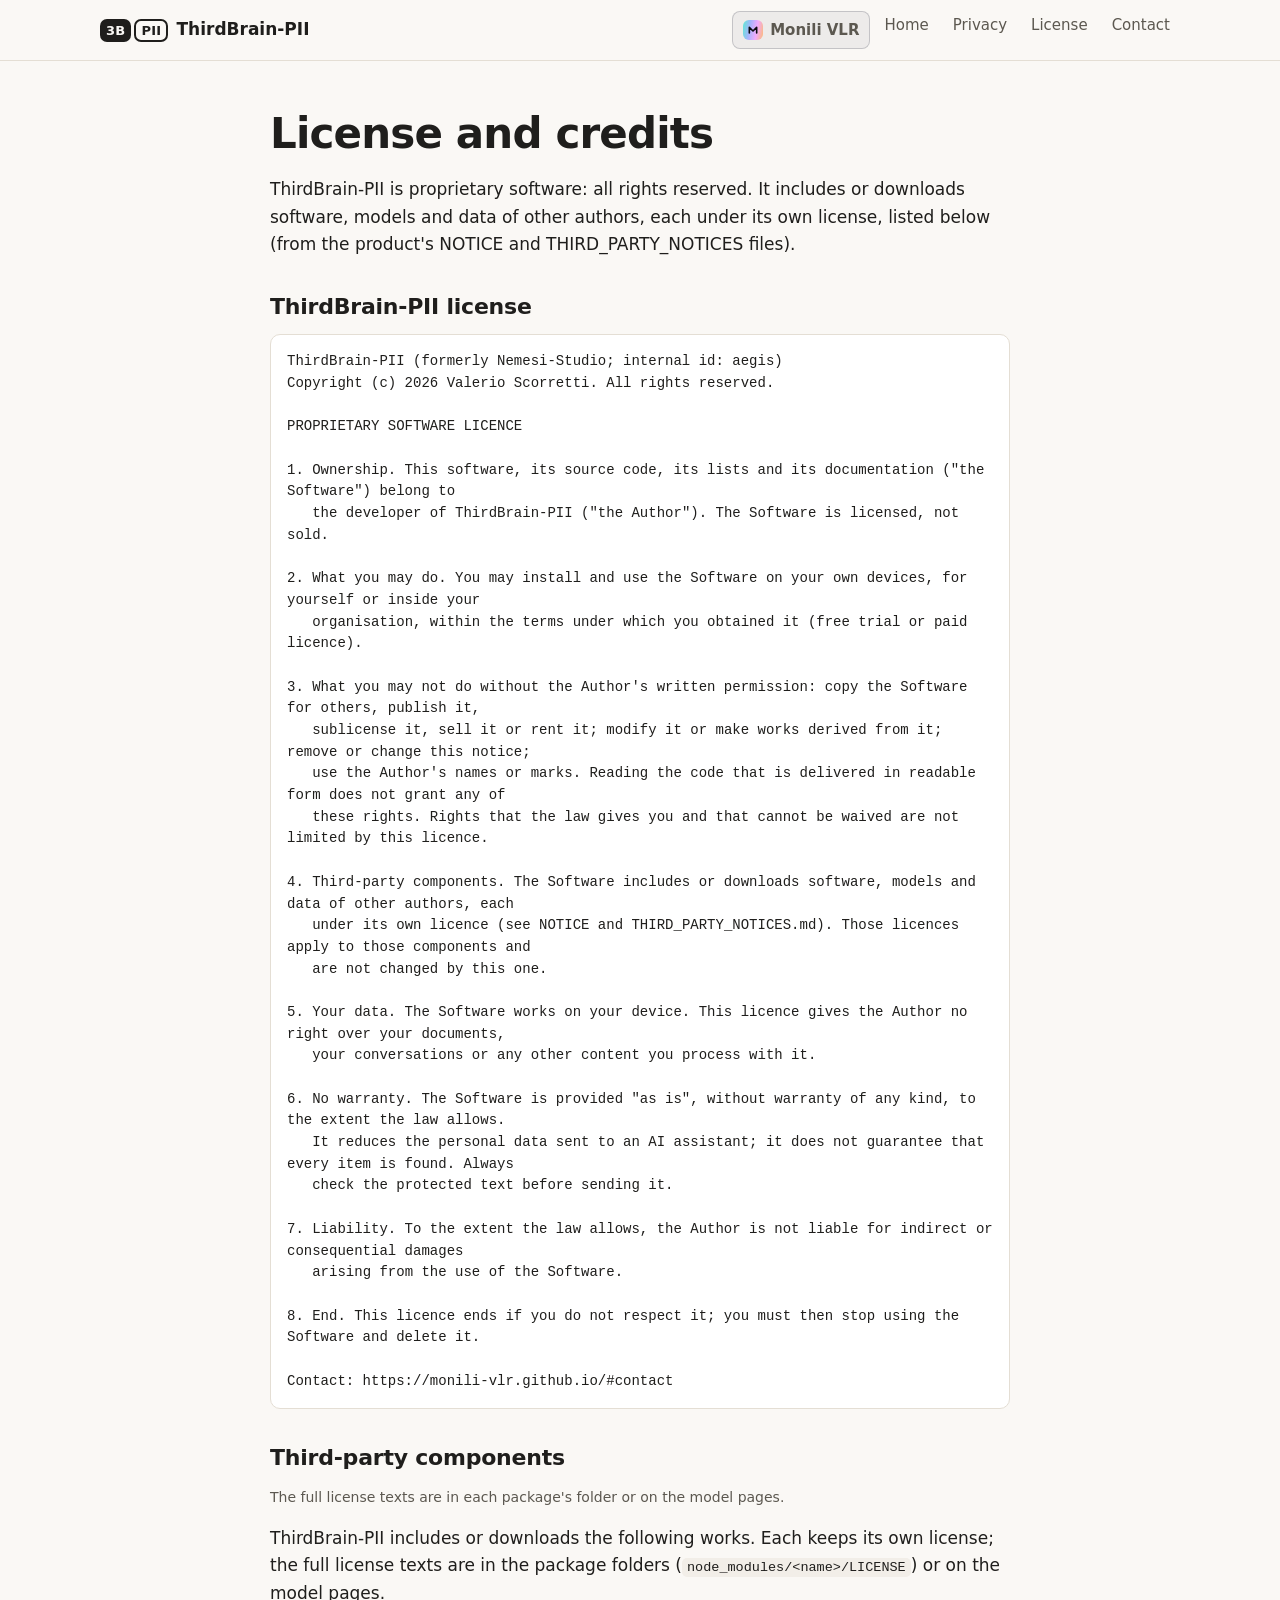
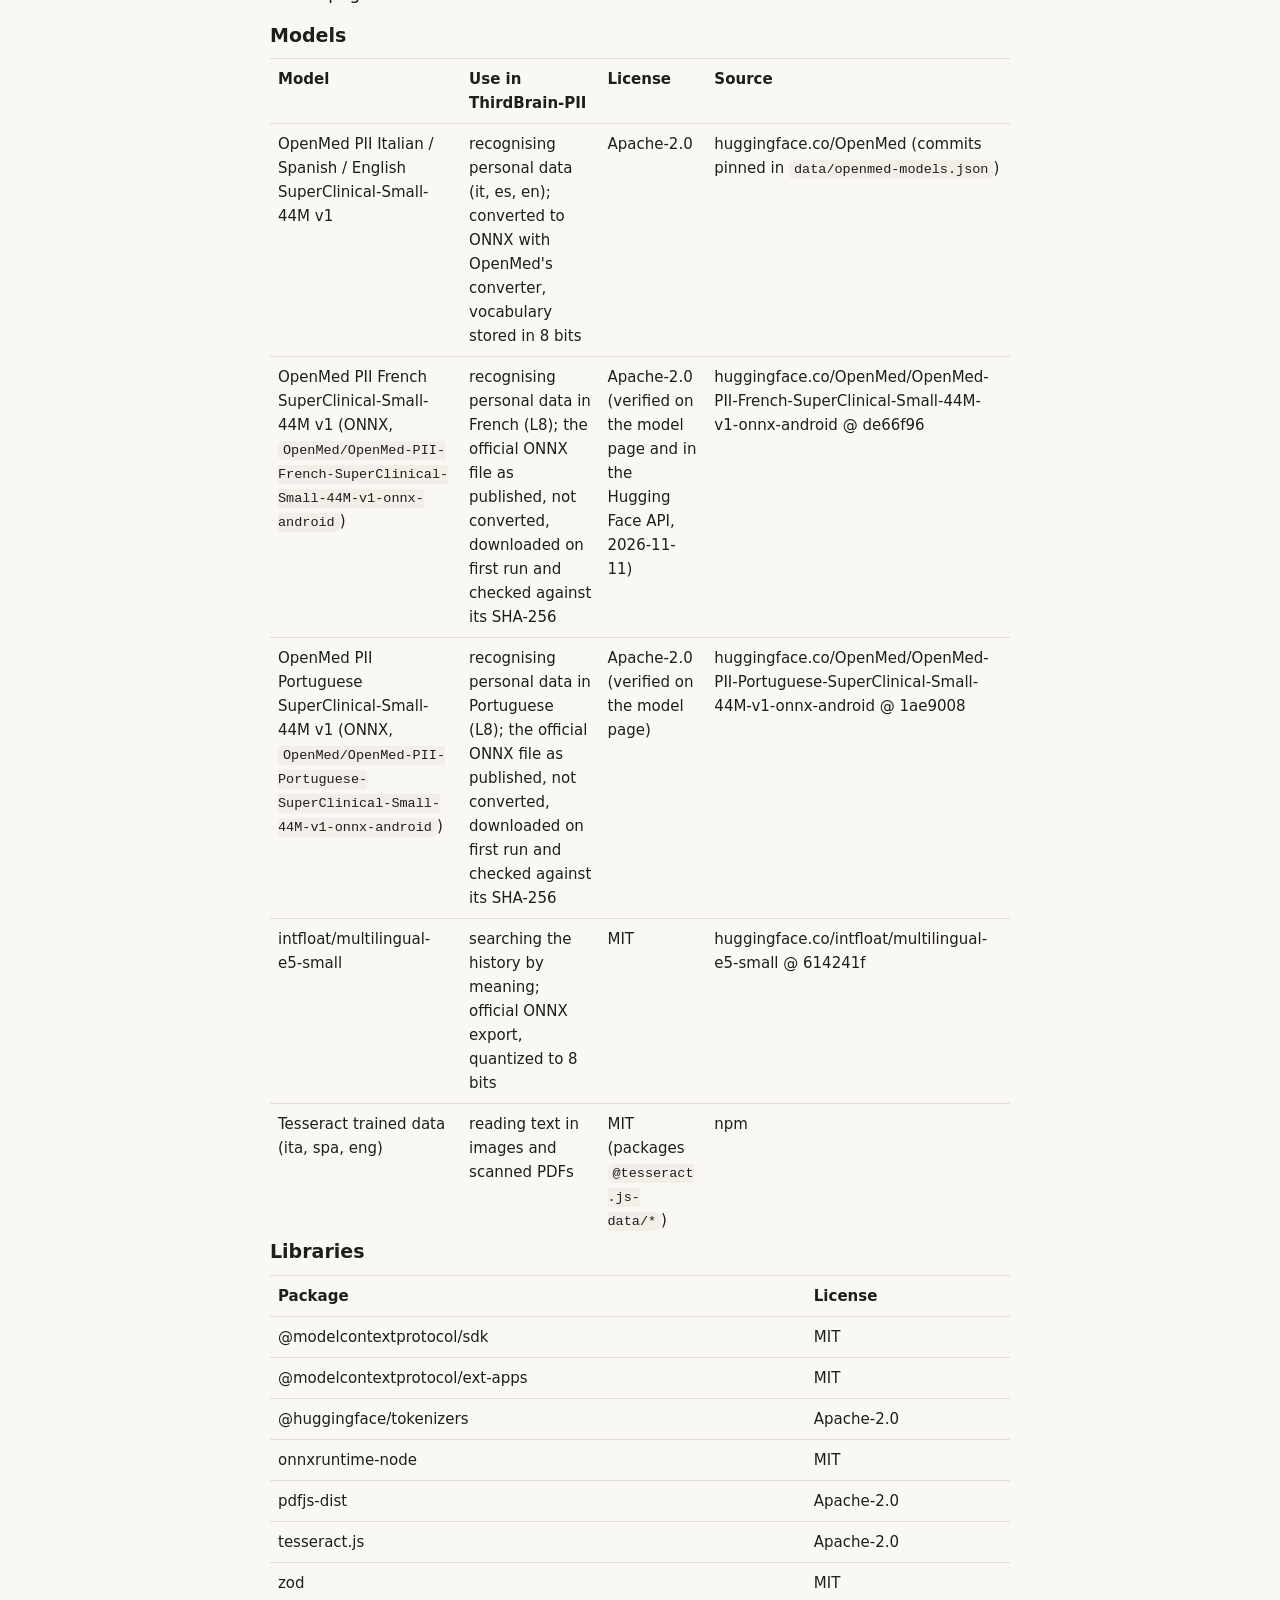
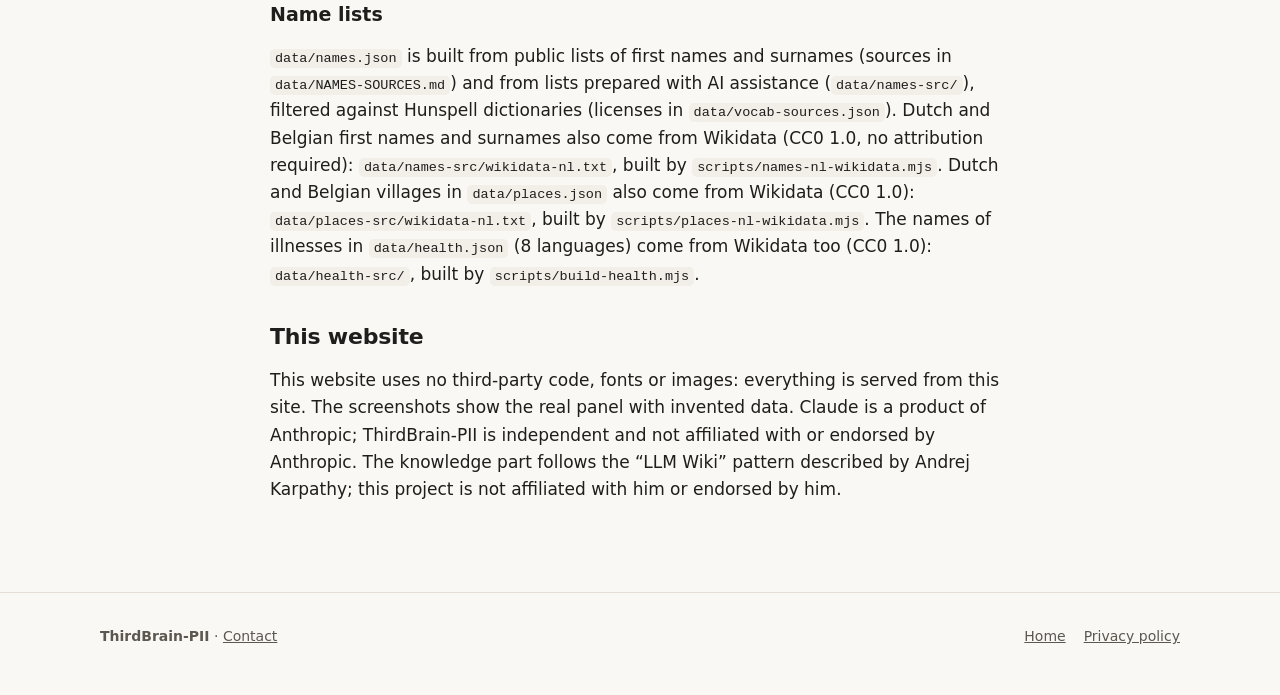
<file: license.html>
<!doctype html>
<html lang="en">
<head>
<meta charset="utf-8">
<meta name="viewport" content="width=device-width, initial-scale=1">
<title>License and credits · ThirdBrain-PII</title>
<meta name="description" content="The license of ThirdBrain-PII and the credits of the third-party software, models and data it uses.">
<link rel="canonical" href="https://monili-vlr.github.io/thirdbrain-pii/license.html">
<link rel="icon" href="favicon.svg" type="image/svg+xml">
<link rel="stylesheet" href="assets/site.css">
<style id="mai-home-css">.mai-home{display:inline-flex;align-items:center;gap:7px;padding:5px 12px 5px 6px;border-radius:999px;border:1px solid rgba(128,128,140,.38);background:rgba(128,128,140,.10);color:inherit;font:600 13.5px/1.2 system-ui,-apple-system,"Segoe UI",sans-serif;text-decoration:none;white-space:nowrap;transition:border-color .2s}
.mai-home:hover{border-color:#A5B4FC;text-decoration:none}
.mai-home i{width:20px;height:20px;border-radius:6px;display:grid;place-items:center;background:linear-gradient(100deg,#5EEAD4,#A5B4FC 34%,#F0ABFC 66%,#FDBA74);flex:none}
.mai-home i svg{width:12px;height:12px}
@media (max-width:640px){header .mai-home{font-size:0;gap:0;padding:5px;margin-right:8px}header .mai-home i{width:24px;height:24px}}</style>
</head>
<body>
<a class="skip" href="#main">Skip to content</a>
<header class="top"><div class="wrap">
  <a class="brand" href="./" aria-label="ThirdBrain-PII home"><span class="logo" aria-hidden="true"><span class="b3">3B</span><span class="pii">PII</span></span> ThirdBrain-PII</a>
  <button class="menu-btn" aria-expanded="false" aria-controls="nav">Menu</button>
  <nav class="main" id="nav" aria-label="Main"><ul><li><a class="mai-home" href="https://monili-vlr.github.io/" title="All Monili VLR products"><i aria-hidden="true"><svg viewBox="0 0 18 18"><path d="M3.5 13.5V5l5.5 5.5L14.5 5v8.5" fill="none" stroke="#0B0C11" stroke-width="2.4" stroke-linecap="round" stroke-linejoin="round"/></svg></i>Monili VLR</a></li><li><a href="./">Home</a></li><li><a href="privacy.html">Privacy</a></li><li><a href="license.html" aria-current="page">License</a></li><li><a href="https://monili-vlr.github.io/#contact" data-mai-contact="ThirdBrain-PII">Contact</a></li></ul></nav>
</div></header>
<main id="main" class="doc">
<h1>License and credits</h1>
<p>ThirdBrain-PII is proprietary software: all rights reserved. It includes or downloads software, models and data of other authors, each under its own license, listed below (from the product's NOTICE and THIRD_PARTY_NOTICES files).</p>
<h2>ThirdBrain-PII license</h2>
<pre>ThirdBrain-PII (formerly Nemesi-Studio; internal id: aegis)
Copyright (c) 2026 Valerio Scorretti. All rights reserved.

PROPRIETARY SOFTWARE LICENCE

1. Ownership. This software, its source code, its lists and its documentation ("the Software") belong to
   the developer of ThirdBrain-PII ("the Author"). The Software is licensed, not sold.

2. What you may do. You may install and use the Software on your own devices, for yourself or inside your
   organisation, within the terms under which you obtained it (free trial or paid licence).

3. What you may not do without the Author's written permission: copy the Software for others, publish it,
   sublicense it, sell it or rent it; modify it or make works derived from it; remove or change this notice;
   use the Author's names or marks. Reading the code that is delivered in readable form does not grant any of
   these rights. Rights that the law gives you and that cannot be waived are not limited by this licence.

4. Third-party components. The Software includes or downloads software, models and data of other authors, each
   under its own licence (see NOTICE and THIRD_PARTY_NOTICES.md). Those licences apply to those components and
   are not changed by this one.

5. Your data. The Software works on your device. This licence gives the Author no right over your documents,
   your conversations or any other content you process with it.

6. No warranty. The Software is provided "as is", without warranty of any kind, to the extent the law allows.
   It reduces the personal data sent to an AI assistant; it does not guarantee that every item is found. Always
   check the protected text before sending it.

7. Liability. To the extent the law allows, the Author is not liable for indirect or consequential damages
   arising from the use of the Software.

8. End. This licence ends if you do not respect it; you must then stop using the Software and delete it.

Contact: https://monili-vlr.github.io/#contact</pre>
<h2>Third-party components</h2>
<p class="small muted">The full license texts are in each package's folder or on the model pages.</p>
<p>ThirdBrain-PII includes or downloads the following works. Each keeps its own license; the full license texts are in the package folders (<code>node_modules/&lt;name>/LICENSE</code>) or on the model pages.</p>
<h3>Models</h3>
<div class="table-scroll"><table><tr><th>Model</th><th>Use in ThirdBrain-PII</th><th>License</th><th>Source</th></tr><tr><td>OpenMed PII Italian / Spanish / English SuperClinical-Small-44M v1</td><td>recognising personal data (it, es, en); converted to ONNX with OpenMed's converter, vocabulary stored in 8 bits</td><td>Apache-2.0</td><td>huggingface.co/OpenMed (commits pinned in <code>data/openmed-models.json</code>)</td></tr><tr><td>OpenMed PII French SuperClinical-Small-44M v1 (ONNX, <code>OpenMed/OpenMed-PII-French-SuperClinical-Small-44M-v1-onnx-android</code>)</td><td>recognising personal data in French (L8); the official ONNX file as published, not converted, downloaded on first run and checked against its SHA-256</td><td>Apache-2.0 (verified on the model page and in the Hugging Face API, 2026-11-11)</td><td>huggingface.co/OpenMed/OpenMed-PII-French-SuperClinical-Small-44M-v1-onnx-android @ de66f96</td></tr><tr><td>OpenMed PII Portuguese SuperClinical-Small-44M v1 (ONNX, <code>OpenMed/OpenMed-PII-Portuguese-SuperClinical-Small-44M-v1-onnx-android</code>)</td><td>recognising personal data in Portuguese (L8); the official ONNX file as published, not converted, downloaded on first run and checked against its SHA-256</td><td>Apache-2.0 (verified on the model page)</td><td>huggingface.co/OpenMed/OpenMed-PII-Portuguese-SuperClinical-Small-44M-v1-onnx-android @ 1ae9008</td></tr><tr><td>intfloat/multilingual-e5-small</td><td>searching the history by meaning; official ONNX export, quantized to 8 bits</td><td>MIT</td><td>huggingface.co/intfloat/multilingual-e5-small @ 614241f</td></tr><tr><td>Tesseract trained data (ita, spa, eng)</td><td>reading text in images and scanned PDFs</td><td>MIT (packages <code>@tesseract.js-data/*</code>)</td><td>npm</td></tr></table></div>
<h3>Libraries</h3>
<div class="table-scroll"><table><tr><th>Package</th><th>License</th></tr><tr><td>@modelcontextprotocol/sdk</td><td>MIT</td></tr><tr><td>@modelcontextprotocol/ext-apps</td><td>MIT</td></tr><tr><td>@huggingface/tokenizers</td><td>Apache-2.0</td></tr><tr><td>onnxruntime-node</td><td>MIT</td></tr><tr><td>pdfjs-dist</td><td>Apache-2.0</td></tr><tr><td>tesseract.js</td><td>Apache-2.0</td></tr><tr><td>zod</td><td>MIT</td></tr></table></div>
<h3>Name lists</h3>
<p><code>data/names.json</code> is built from public lists of first names and surnames (sources in <code>data/NAMES-SOURCES.md</code>) and from lists prepared with AI assistance (<code>data/names-src/</code>), filtered against Hunspell dictionaries (licenses in <code>data/vocab-sources.json</code>). Dutch and Belgian first names and surnames also come from Wikidata (CC0 1.0, no attribution required): <code>data/names-src/wikidata-nl.txt</code>, built by <code>scripts/names-nl-wikidata.mjs</code>. Dutch and Belgian villages in <code>data/places.json</code> also come from Wikidata (CC0 1.0): <code>data/places-src/wikidata-nl.txt</code>, built by <code>scripts/places-nl-wikidata.mjs</code>. The names of illnesses in <code>data/health.json</code> (8 languages) come from Wikidata too (CC0 1.0): <code>data/health-src/</code>, built by <code>scripts/build-health.mjs</code>.</p>

<h2>This website</h2>
<p>This website uses no third-party code, fonts or images: everything is served from this site. The screenshots show the real panel with invented data. Claude is a product of Anthropic; ThirdBrain-PII is independent and not affiliated with or endorsed by Anthropic. The knowledge part follows the “LLM Wiki” pattern described by Andrej Karpathy; this project is not affiliated with him or endorsed by him.</p>
</main>
<footer class="site"><div class="wrap"><div><strong>ThirdBrain-PII</strong> · <a href="https://monili-vlr.github.io/#contact" data-mai-contact="ThirdBrain-PII">Contact</a></div><ul><li><a href="./">Home</a></li><li><a href="privacy.html">Privacy policy</a></li></ul></div></footer>
<script src="assets/site.js"></script>
<script src="https://monili-vlr.github.io/contact.js" defer></script>
</body>
</html>
</file>
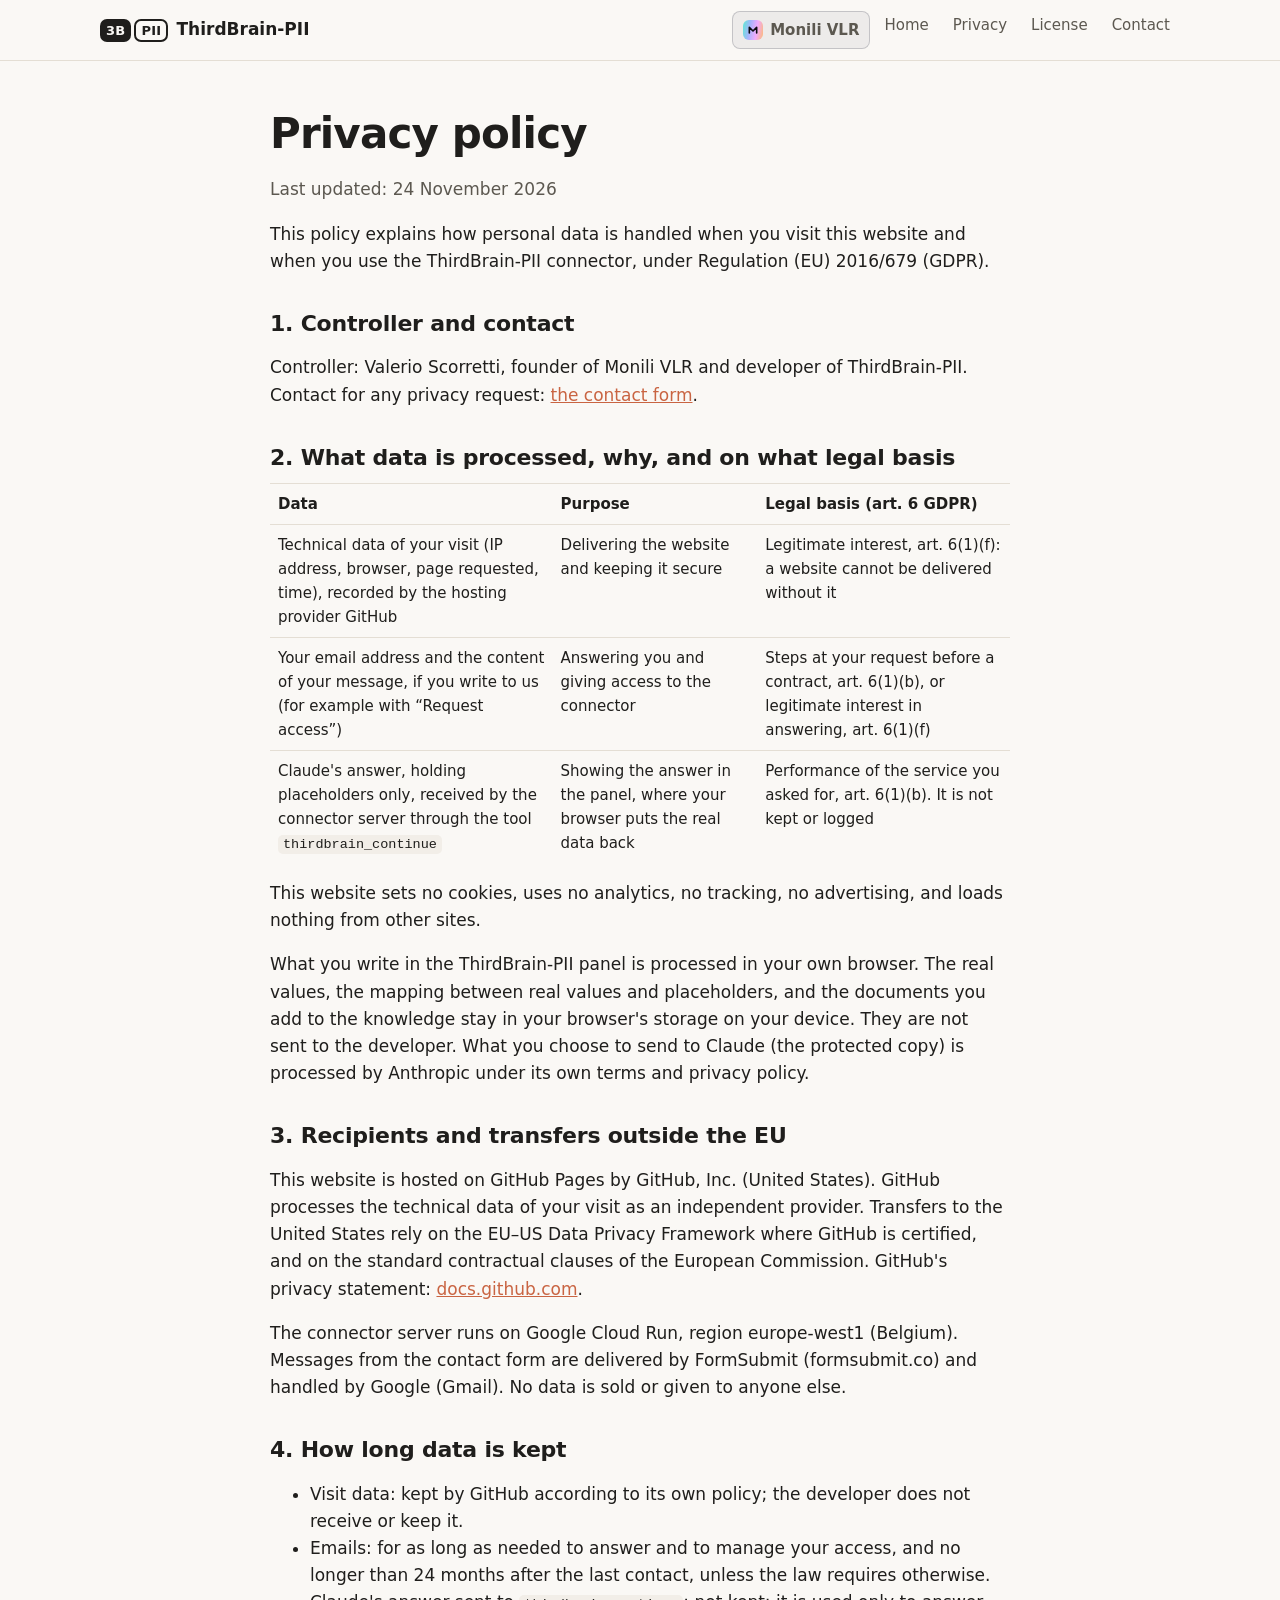
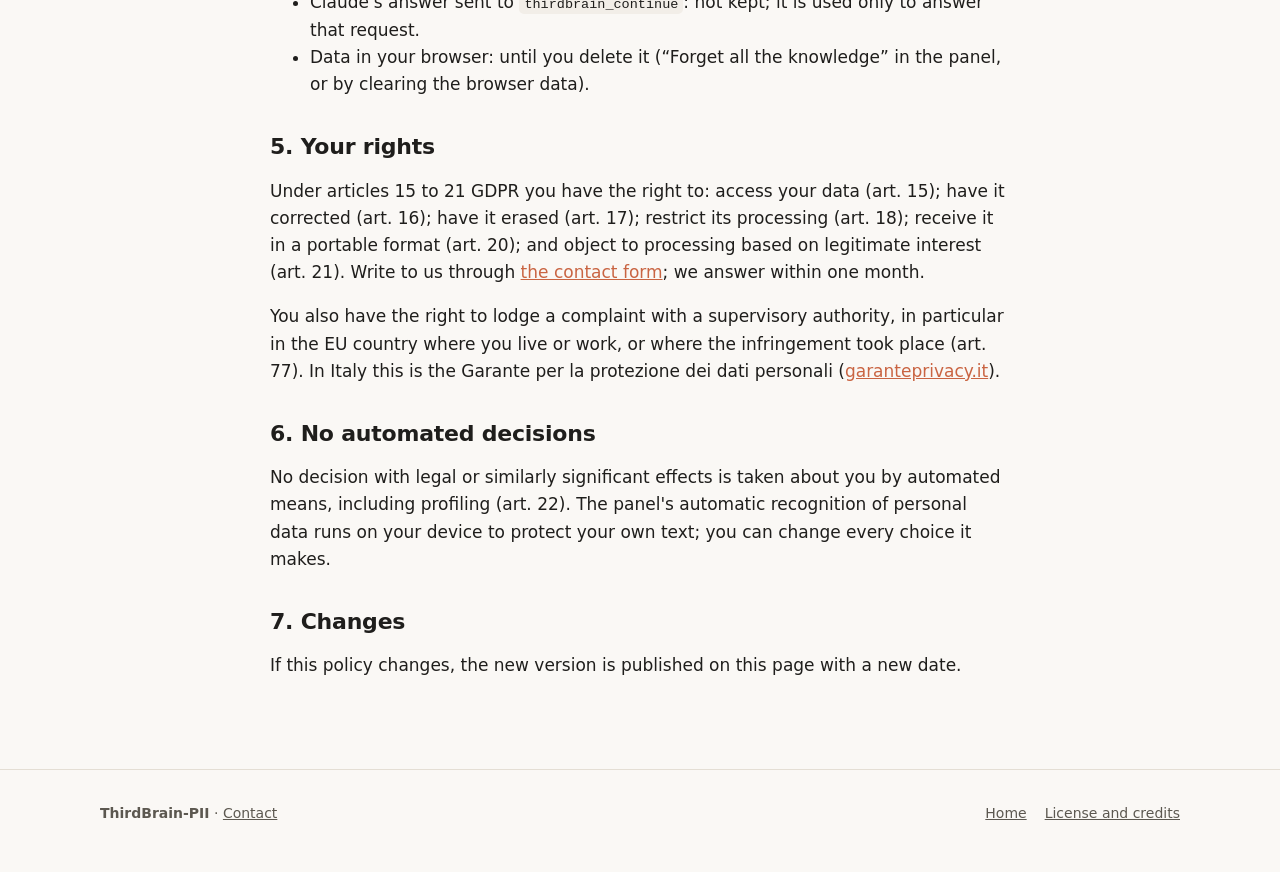
<file: privacy.html>
<!doctype html>
<html lang="en">
<head>
<meta charset="utf-8">
<meta name="viewport" content="width=device-width, initial-scale=1">
<title>Privacy policy · ThirdBrain-PII</title>
<meta name="description" content="Privacy policy of the ThirdBrain-PII website and of the ThirdBrain-PII connector, under the EU General Data Protection Regulation (GDPR).">
<link rel="canonical" href="https://monili-vlr.github.io/thirdbrain-pii/privacy.html">
<link rel="icon" href="favicon.svg" type="image/svg+xml">
<link rel="stylesheet" href="assets/site.css">
<style id="mai-home-css">.mai-home{display:inline-flex;align-items:center;gap:7px;padding:5px 12px 5px 6px;border-radius:999px;border:1px solid rgba(128,128,140,.38);background:rgba(128,128,140,.10);color:inherit;font:600 13.5px/1.2 system-ui,-apple-system,"Segoe UI",sans-serif;text-decoration:none;white-space:nowrap;transition:border-color .2s}
.mai-home:hover{border-color:#A5B4FC;text-decoration:none}
.mai-home i{width:20px;height:20px;border-radius:6px;display:grid;place-items:center;background:linear-gradient(100deg,#5EEAD4,#A5B4FC 34%,#F0ABFC 66%,#FDBA74);flex:none}
.mai-home i svg{width:12px;height:12px}
@media (max-width:640px){header .mai-home{font-size:0;gap:0;padding:5px;margin-right:8px}header .mai-home i{width:24px;height:24px}}</style>
</head>
<body>
<a class="skip" href="#main">Skip to content</a>
<header class="top"><div class="wrap">
  <a class="brand" href="./" aria-label="ThirdBrain-PII home"><span class="logo" aria-hidden="true"><span class="b3">3B</span><span class="pii">PII</span></span> ThirdBrain-PII</a>
  <button class="menu-btn" aria-expanded="false" aria-controls="nav">Menu</button>
  <nav class="main" id="nav" aria-label="Main"><ul><li><a class="mai-home" href="https://monili-vlr.github.io/" title="All Monili VLR products"><i aria-hidden="true"><svg viewBox="0 0 18 18"><path d="M3.5 13.5V5l5.5 5.5L14.5 5v8.5" fill="none" stroke="#0B0C11" stroke-width="2.4" stroke-linecap="round" stroke-linejoin="round"/></svg></i>Monili VLR</a></li><li><a href="./">Home</a></li><li><a href="privacy.html" aria-current="page">Privacy</a></li><li><a href="license.html">License</a></li><li><a href="https://monili-vlr.github.io/#contact" data-mai-contact="ThirdBrain-PII">Contact</a></li></ul></nav>
</div></header>
<main id="main" class="doc">
<h1>Privacy policy</h1>
<p class="muted">Last updated: 24 November 2026</p>
<p>This policy explains how personal data is handled when you visit this website and when you use the ThirdBrain-PII connector, under Regulation (EU) 2016/679 (GDPR).</p>

<h2>1. Controller and contact</h2>
<p>Controller: Valerio Scorretti, founder of Monili VLR and developer of ThirdBrain-PII.<br>Contact for any privacy request: <a href="https://monili-vlr.github.io/#contact" data-mai-contact="ThirdBrain-PII">the contact form</a>.</p>

<h2>2. What data is processed, why, and on what legal basis</h2>
<table>
  <tr><th>Data</th><th>Purpose</th><th>Legal basis (art. 6 GDPR)</th></tr>
  <tr><td>Technical data of your visit (IP address, browser, page requested, time), recorded by the hosting provider GitHub</td><td>Delivering the website and keeping it secure</td><td>Legitimate interest, art. 6(1)(f): a website cannot be delivered without it</td></tr>
  <tr><td>Your email address and the content of your message, if you write to us (for example with “Request access”)</td><td>Answering you and giving access to the connector</td><td>Steps at your request before a contract, art. 6(1)(b), or legitimate interest in answering, art. 6(1)(f)</td></tr>
  <tr><td>Claude's answer, holding placeholders only, received by the connector server through the tool <code>thirdbrain_continue</code></td><td>Showing the answer in the panel, where your browser puts the real data back</td><td>Performance of the service you asked for, art. 6(1)(b). It is not kept or logged</td></tr>
</table>
<p>This website sets no cookies, uses no analytics, no tracking, no advertising, and loads nothing from other sites.</p>
<p>What you write in the ThirdBrain-PII panel is processed in your own browser. The real values, the mapping between real values and placeholders, and the documents you add to the knowledge stay in your browser's storage on your device. They are not sent to the developer. What you choose to send to Claude (the protected copy) is processed by Anthropic under its own terms and privacy policy.</p>

<h2>3. Recipients and transfers outside the EU</h2>
<p>This website is hosted on GitHub Pages by GitHub, Inc. (United States). GitHub processes the technical data of your visit as an independent provider. Transfers to the United States rely on the EU–US Data Privacy Framework where GitHub is certified, and on the standard contractual clauses of the European Commission. GitHub's privacy statement: <a href="https://docs.github.com/en/site-policy/privacy-policies/github-general-privacy-statement">docs.github.com</a>.</p>
<p>The connector server runs on Google Cloud Run, region europe-west1 (Belgium). Messages from the contact form are delivered by FormSubmit (formsubmit.co) and handled by Google (Gmail). No data is sold or given to anyone else.</p>

<h2>4. How long data is kept</h2>
<ul>
  <li>Visit data: kept by GitHub according to its own policy; the developer does not receive or keep it.</li>
  <li>Emails: for as long as needed to answer and to manage your access, and no longer than 24 months after the last contact, unless the law requires otherwise.</li>
  <li>Claude's answer sent to <code>thirdbrain_continue</code>: not kept; it is used only to answer that request.</li>
  <li>Data in your browser: until you delete it (“Forget all the knowledge” in the panel, or by clearing the browser data).</li>
</ul>

<h2>5. Your rights</h2>
<p>Under articles 15 to 21 GDPR you have the right to: access your data (art. 15); have it corrected (art. 16); have it erased (art. 17); restrict its processing (art. 18); receive it in a portable format (art. 20); and object to processing based on legitimate interest (art. 21). Write to us through <a href="https://monili-vlr.github.io/#contact" data-mai-contact="ThirdBrain-PII">the contact form</a>; we answer within one month.</p>
<p>You also have the right to lodge a complaint with a supervisory authority, in particular in the EU country where you live or work, or where the infringement took place (art. 77). In Italy this is the Garante per la protezione dei dati personali (<a href="https://www.garanteprivacy.it">garanteprivacy.it</a>).</p>

<h2>6. No automated decisions</h2>
<p>No decision with legal or similarly significant effects is taken about you by automated means, including profiling (art. 22). The panel's automatic recognition of personal data runs on your device to protect your own text; you can change every choice it makes.</p>

<h2>7. Changes</h2>
<p>If this policy changes, the new version is published on this page with a new date.</p>
</main>
<footer class="site"><div class="wrap"><div><strong>ThirdBrain-PII</strong> · <a href="https://monili-vlr.github.io/#contact" data-mai-contact="ThirdBrain-PII">Contact</a></div><ul><li><a href="./">Home</a></li><li><a href="license.html">License and credits</a></li></ul></div></footer>
<script src="assets/site.js"></script>
<script src="https://monili-vlr.github.io/contact.js" defer></script>
</body>
</html>
</file>
<file: assets/site.css>
:root {
  --bg: #faf8f5; --bg2: #f2eee8; --card: #ffffff; --ink: #1f1e1c; --ink2: #5c5850; --line: #e4ded4;
  --accent: #c96442; --accent-ink: #ffffff; --accent-soft: #f6e4dc; --ok: #2f7d4f; --warn: #9a6400;
  --names: #f2aab0; --addresses: #a8dcc0; --places: #8ccaf5; --dates: #f8d49a; --bank: #ccb3e8; --contacts: #8fd6e0;
  --identity: #f2a8cf; --technical: #b1b5bc; --health: #eda3c0; --companies: #cfb5a0; --other: #c2c4cb; --hidden: #8f949c;
  --radius: 14px; --max: 1120px;
  color-scheme: light;
}
@media (prefers-color-scheme: dark) {
  :root:not([data-theme="light"]) {
    --bg: #1b1a18; --bg2: #232220; --card: #2a2826; --ink: #f1ede6; --ink2: #b8b2a8; --line: #3b3835;
    --accent: #e8926f; --accent-ink: #1b1a18; --accent-soft: #3a2a23; --ok: #7cc79a; --warn: #e6b65c;
    color-scheme: dark;
  }
}
* { box-sizing: border-box; }
html { scroll-behavior: smooth; scroll-padding-top: 72px; }
body { margin: 0; background: var(--bg); color: var(--ink); font: 17px/1.6 system-ui, -apple-system, "Segoe UI", Roboto, "Helvetica Neue", Arial, sans-serif; -webkit-text-size-adjust: 100%; overflow-x: hidden; }
img, video { max-width: 100%; display: block; }
a { color: var(--accent); }
a:focus-visible, button:focus-visible, summary:focus-visible { outline: 3px solid var(--accent); outline-offset: 2px; border-radius: 6px; }
.wrap { max-width: var(--max); margin: 0 auto; padding: 0 20px; }
.skip { position: absolute; left: -999px; top: 8px; background: var(--card); padding: 8px 12px; z-index: 100; }
.skip:focus { left: 8px; }

/* Header */
header.top { position: sticky; top: 0; z-index: 50; background: color-mix(in srgb, var(--bg) 92%, transparent); backdrop-filter: blur(8px); border-bottom: 1px solid var(--line); }
header.top .wrap { display: flex; align-items: center; gap: 16px; height: 60px; }
.brand { display: flex; align-items: center; gap: 8px; text-decoration: none; color: var(--ink); font-weight: 700; }
.logo { display: inline-flex; gap: 3px; }
.logo span { font: 800 13px/1 system-ui, sans-serif; padding: 5px 6px; border-radius: 7px; letter-spacing: .02em; }
.logo .b3 { background: var(--ink); color: var(--bg); }
.logo .pii { border: 2px solid var(--ink); padding: 3px 5px; }
nav.main { margin-left: auto; }
nav.main ul { list-style: none; display: flex; gap: 4px; margin: 0; padding: 0; }
nav.main a { color: var(--ink2); text-decoration: none; font-size: 15px; padding: 8px 10px; border-radius: 8px; }
nav.main a:hover { color: var(--ink); background: var(--bg2); }
.menu-btn { display: none; margin-left: auto; background: none; border: 1px solid var(--line); border-radius: 10px; padding: 8px 12px; color: var(--ink); font: inherit; cursor: pointer; }
@media (max-width: 860px) {
  .menu-btn { display: inline-block; }
  nav.main { position: absolute; top: 60px; left: 0; right: 0; background: var(--bg); border-bottom: 1px solid var(--line); display: none; }
  nav.main.open { display: block; }
  nav.main ul { flex-direction: column; padding: 8px 12px 16px; }
  nav.main a { display: block; padding: 12px; font-size: 17px; }
}

/* Buttons */
.btn { display: inline-flex; align-items: center; gap: 8px; padding: 12px 20px; border-radius: 10px; font: 600 16px/1.2 inherit; font-family: inherit; text-decoration: none; cursor: pointer; border: 1px solid var(--line); background: var(--card); color: var(--ink); }
.btn.primary { background: var(--accent); border-color: var(--accent); color: var(--accent-ink); }
.btn:hover { filter: brightness(.97); }
.row { display: flex; flex-wrap: wrap; gap: 12px; }

/* Sections */
section { padding: 72px 0; }
section.alt { background: var(--bg2); }
h1, h2, h3 { line-height: 1.2; margin: 0 0 12px; }
h1 { font-size: clamp(34px, 6vw, 56px); letter-spacing: -.02em; }
h2 { font-size: clamp(26px, 4vw, 36px); letter-spacing: -.01em; }
h3 { font-size: 19px; }
.lead { font-size: clamp(18px, 2.2vw, 21px); color: var(--ink2); max-width: 680px; }
.kicker { font: 700 13px/1 inherit; letter-spacing: .12em; text-transform: uppercase; color: var(--accent); margin-bottom: 12px; }
.muted { color: var(--ink2); }
.small { font-size: 14px; }
.tag { display: inline-block; font: 700 11px/1 inherit; letter-spacing: .08em; padding: 5px 7px; border-radius: 6px; vertical-align: middle; }
.tag.measured { background: color-mix(in srgb, var(--ok) 18%, transparent); color: var(--ok); }
.tag.estimate { background: color-mix(in srgb, var(--warn) 18%, transparent); color: var(--warn); }
.tag.example { background: var(--accent-soft); color: var(--accent); }

/* Hero */
.hero { padding: 64px 0 48px; }
.hero-grid { display: grid; grid-template-columns: 1.05fr 1fr; gap: 40px; align-items: center; }
.hero .row { margin-top: 24px; }
.hero-note { margin-top: 16px; font-size: 14px; color: var(--ink2); }
@media (max-width: 860px) { .hero-grid { grid-template-columns: 1fr; } }

/* Video */
.video { position: relative; aspect-ratio: 16/9; border-radius: var(--radius); overflow: hidden; background: #000; border: 1px solid var(--line); box-shadow: 0 20px 50px rgba(0,0,0,.12); }
.video img, .video video { width: 100%; height: 100%; object-fit: cover; }
.video button { position: absolute; inset: 0; width: 100%; height: 100%; border: 0; background: rgba(0,0,0,.28); cursor: pointer; display: flex; align-items: center; justify-content: center; }
.video .play { display: inline-flex; align-items: center; gap: 10px; background: var(--accent); color: #fff; font: 700 17px/1 system-ui, sans-serif; padding: 16px 24px; border-radius: 999px; box-shadow: 0 8px 30px rgba(0,0,0,.35); }
.video .play svg { width: 18px; height: 18px; }
.video-cap { font-size: 14px; color: var(--ink2); margin-top: 10px; }

/* Cards & grids */
.grid { display: grid; gap: 20px; }
.g3 { grid-template-columns: repeat(3, 1fr); }
.g2 { grid-template-columns: repeat(2, 1fr); }
@media (max-width: 860px) { .g3, .g2 { grid-template-columns: 1fr; } }
.card { background: var(--card); border: 1px solid var(--line); border-radius: var(--radius); padding: 22px; }
.step-n { width: 34px; height: 34px; border-radius: 50%; background: var(--accent); color: var(--accent-ink); display: flex; align-items: center; justify-content: center; font-weight: 800; margin-bottom: 12px; }
.feature { display: grid; grid-template-columns: 1fr 1.2fr; gap: 36px; align-items: center; margin-top: 48px; }
.feature:nth-of-type(even) .feature-img { order: -1; }
.feature-img { border-radius: var(--radius); border: 1px solid var(--line); overflow: hidden; cursor: zoom-in; background: var(--card); padding: 0; }
@media (max-width: 860px) { .feature { grid-template-columns: 1fr; gap: 16px; } .feature:nth-of-type(even) .feature-img { order: 0; } }

/* Function list */
.fn-group { margin-top: 28px; }
.fn-group h3 { margin-bottom: 8px; }
.fn { width: 100%; border-collapse: collapse; font-size: 15px; }
.fn td { border-top: 1px solid var(--line); padding: 10px 8px; vertical-align: top; }
.fn td:first-child { width: 32%; font-weight: 600; }
.fn code, code { font: 13.5px/1.4 ui-monospace, Consolas, monospace; background: var(--bg2); padding: 2px 5px; border-radius: 5px; word-break: break-word; }
.table-scroll { overflow-x: auto; }
@media (max-width: 600px) { .fn td { display: block; width: 100% !important; border-top: 0; padding: 2px 0; } .fn tr { display: block; border-top: 1px solid var(--line); padding: 10px 0; } }

/* Measures */
.bars { margin-top: 18px; }
.bar-row { display: grid; grid-template-columns: 110px 1fr 64px; gap: 12px; align-items: center; margin: 9px 0; font-size: 15px; }
.bar-track { position: relative; height: 10px; border-radius: 6px; background: var(--line); }
.bar-before, .bar-after { position: absolute; left: 0; top: 0; bottom: 0; border-radius: 6px; }
.bar-before { background: color-mix(in srgb, var(--ink2) 35%, transparent); }
.bar-after { background: var(--accent); opacity: .9; }
.bar-val { text-align: right; font-weight: 700; font-variant-numeric: tabular-nums; }
.stat { font-size: 34px; font-weight: 800; letter-spacing: -.02em; font-variant-numeric: tabular-nums; }
.basis { font-size: 13.5px; color: var(--ink2); margin-top: 8px; }
.spec { width: 100%; border-collapse: collapse; font-size: 15px; }
.spec th, .spec td { text-align: left; padding: 10px 8px; border-top: 1px solid var(--line); vertical-align: top; }
.spec th { width: 34%; font-weight: 600; }
@media (max-width: 600px) { .bar-row { grid-template-columns: 84px 1fr 52px; gap: 8px; font-size: 14px; } .spec th, .spec td { display: block; width: 100%; border: 0; padding: 2px 0; } .spec tr { display: block; border-top: 1px solid var(--line); padding: 10px 0; } }

/* Interactive demo */
.demo { background: var(--card); border: 1px solid var(--line); border-radius: var(--radius); padding: 18px; }
.demo-tabs { display: flex; flex-wrap: wrap; gap: 8px; margin-bottom: 14px; }
.demo-tabs button { font: 600 14px/1 inherit; font-family: inherit; padding: 9px 12px; border-radius: 9px; border: 1px solid var(--line); background: var(--bg); color: var(--ink); cursor: pointer; }
.demo-tabs button[aria-selected="true"] { background: var(--accent); color: var(--accent-ink); border-color: var(--accent); }
.demo-cols { display: grid; grid-template-columns: 1fr 1fr; gap: 14px; }
@media (max-width: 760px) { .demo-cols { grid-template-columns: 1fr; } }
.pane { border: 1px solid var(--line); border-radius: 12px; padding: 14px; min-height: 180px; font-size: 15px; line-height: 1.75; overflow-wrap: anywhere; }
.pane-h { font: 700 11px/1 inherit; letter-spacing: .1em; text-transform: uppercase; color: var(--ink2); margin-bottom: 8px; }
.hl { border-radius: 4px; padding: 0 2px; color: #1f1e1c; }
.ph { border-radius: 4px; padding: 1px 4px; font: 600 12.5px/1 ui-monospace, Consolas, monospace; color: #1f1e1c; }
.demo-ctl { display: flex; flex-wrap: wrap; gap: 10px; align-items: center; margin-top: 14px; font-size: 14px; }
.demo-ctl input[type=range] { flex: 1; min-width: 160px; accent-color: var(--accent); }
.legend { display: flex; flex-wrap: wrap; gap: 6px; margin-top: 12px; }
.legend span { font-size: 12px; padding: 3px 8px; border-radius: 6px; color: #1f1e1c; }

/* Gallery */
.gallery { display: grid; grid-template-columns: repeat(3, 1fr); gap: 14px; }
@media (max-width: 860px) { .gallery { grid-template-columns: repeat(2, 1fr); } }
@media (max-width: 480px) { .gallery { grid-template-columns: 1fr; } }
.gallery figure { margin: 0; }
.gallery button { padding: 0; border: 1px solid var(--line); border-radius: 12px; overflow: hidden; cursor: zoom-in; background: var(--card); width: 100%; }
.gallery figcaption { font-size: 14px; color: var(--ink2); margin-top: 6px; }
dialog.lightbox { border: 0; padding: 0; background: transparent; max-width: min(1200px, 96vw); width: 96vw; }
dialog.lightbox::backdrop { background: rgba(0,0,0,.82); }
.lb-inner { position: relative; }
.lb-inner img { width: 100%; border-radius: 10px; background: #fff; }
.lb-cap { color: #fff; font-size: 15px; margin-top: 10px; text-align: center; }
.lb-btn { position: absolute; top: 50%; transform: translateY(-50%); background: rgba(0,0,0,.55); color: #fff; border: 0; width: 44px; height: 44px; border-radius: 50%; font-size: 22px; cursor: pointer; }
.lb-prev { left: 8px; } .lb-next { right: 8px; }
.lb-close { position: absolute; top: 8px; right: 8px; background: rgba(0,0,0,.6); color: #fff; border: 0; width: 40px; height: 40px; border-radius: 50%; font-size: 20px; cursor: pointer; }

/* Limits & FAQ */
.limits li { margin: 8px 0; }
details { background: var(--card); border: 1px solid var(--line); border-radius: 12px; padding: 0 18px; margin: 10px 0; }
summary { cursor: pointer; padding: 16px 0; font-weight: 600; }
details p { margin: 0 0 16px; color: var(--ink2); }

/* CTA & footer */
.cta { text-align: center; }
.cta .row { justify-content: center; margin-top: 20px; }
footer.site { border-top: 1px solid var(--line); padding: 32px 0 48px; font-size: 14px; color: var(--ink2); }
footer.site .wrap { display: flex; flex-wrap: wrap; gap: 16px 32px; justify-content: space-between; }
footer.site ul { list-style: none; padding: 0; margin: 0; display: flex; flex-wrap: wrap; gap: 8px 18px; }
footer.site a { color: var(--ink2); }

/* Legal pages */
.doc { max-width: 780px; padding: 48px 20px 72px; margin: 0 auto; }
.doc h1 { font-size: clamp(30px, 5vw, 42px); }
.doc h2 { font-size: 22px; margin-top: 36px; }
.doc table { width: 100%; border-collapse: collapse; font-size: 15px; }
.doc th, .doc td { text-align: left; border-top: 1px solid var(--line); padding: 8px; vertical-align: top; }
.doc pre { white-space: pre-wrap; background: var(--card); border: 1px solid var(--line); border-radius: 10px; padding: 16px; font: 14px/1.55 ui-monospace, Consolas, monospace; overflow-wrap: anywhere; }
.todo { background: color-mix(in srgb, var(--warn) 15%, transparent); border-radius: 6px; padding: 1px 6px; }

@media (prefers-reduced-motion: reduce) {
  html { scroll-behavior: auto; }
  *, *::before, *::after { animation-duration: .001ms !important; animation-iteration-count: 1 !important; transition-duration: .001ms !important; }
}
</file>
